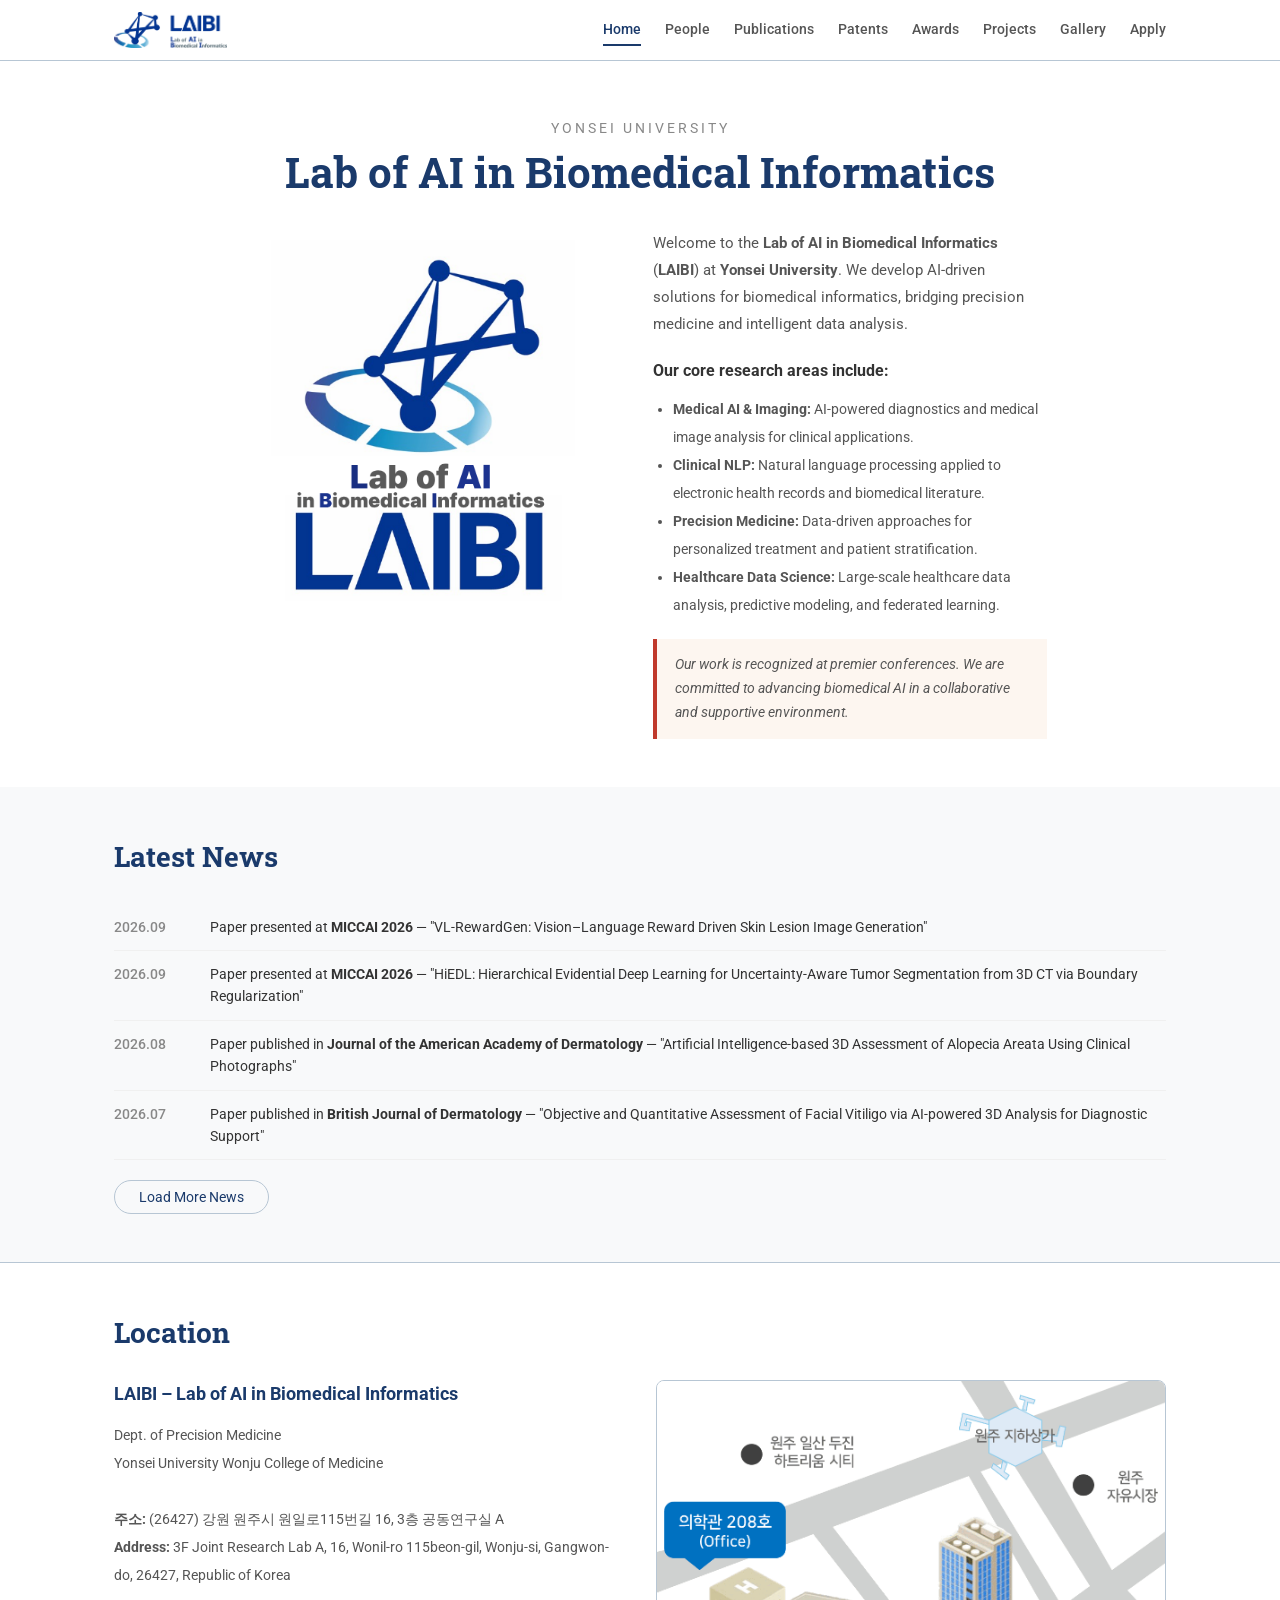
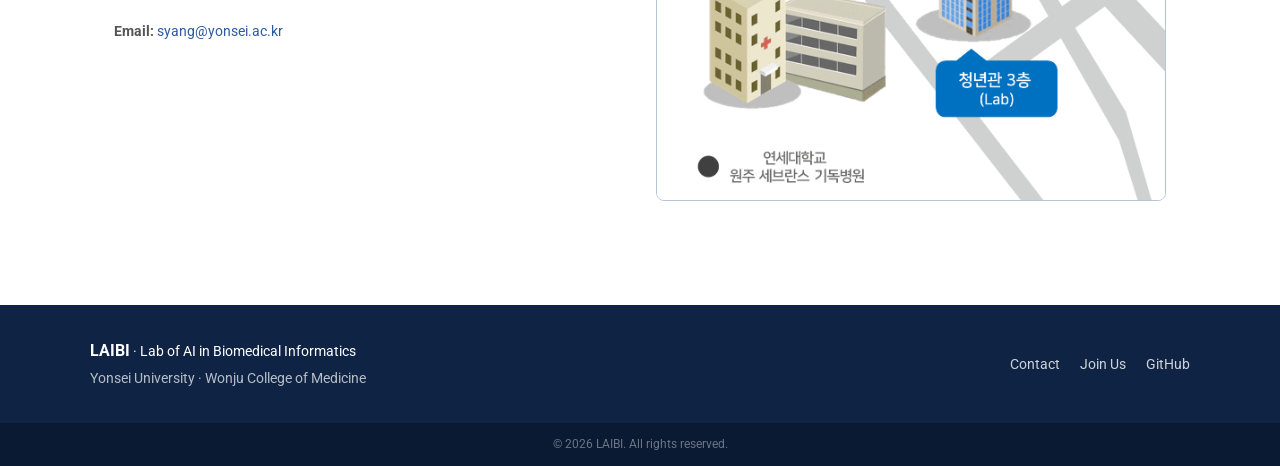
<file: index.html>
<!DOCTYPE html>
<html lang="en">
<head>
<meta charset="UTF-8" />
<meta name="viewport" content="width=device-width, initial-scale=1.0" />

<meta property="og:type" content="website" />
<meta property="og:title" content="LAIBI – Lab of AI in Biomedical Informatics" />
<meta property="og:description" content="연세대학교 의료정보 인공지능 연구실 (LAIBI) - 의료 영상 분석, 임상 NLP, 정밀 의료 연구" />
<meta property="og:image" content="http://laibi.yonsei.ac.kr/assets/laibi-circle-logo.png" />
<meta property="og:url" content="http://laibi.yonsei.ac.kr" />

<title>LAIBI – Lab of AI in Biomedical Informatics</title>
<link rel="stylesheet" href="styles.css" />
</head>
<body>

<div id="site-nav"></div>

<section style="text-align: center; padding: 56px 24px 48px;">
  <div style="font-size: 14px; letter-spacing: 3px; color: var(--gray-light); text-transform: uppercase; margin-bottom: 8px;">
    Yonsei University
  </div>
  <h1 style="font-family: var(--font-serif); font-size: 42px; color: var(--blue); line-height: 1.2; margin-bottom: 32px;">
    Lab of AI in Biomedical Informatics
  </h1>

<div class="container hero-content">

    <div class="hero-logo">
      <img src="assets/laibi-circle-logo.png" alt="LAIBI Logo" style="width: 100%; margin-bottom: 8px;" />
    </div>

    <div class="hero-text">
      <p style="font-size: 15px; color: var(--gray); line-height: 1.8; margin-bottom: 20px;">
        Welcome to the <strong>Lab of AI in Biomedical Informatics</strong> (<strong>LAIBI</strong>) at <strong>Yonsei University</strong>.
        We develop AI-driven solutions for biomedical informatics, bridging precision medicine and intelligent data analysis.
      </p>

      <h3 style="font-size: 16px; color: #333; margin-bottom: 12px;">Our core research areas include:</h3>
      <ul style="font-size: 14px; color: var(--gray); line-height: 2; padding-left: 20px;">
        <li><strong>Medical AI &amp; Imaging:</strong> AI-powered diagnostics and medical image analysis for clinical applications.</li>
        <li><strong>Clinical NLP:</strong> Natural language processing applied to electronic health records and biomedical literature.</li>
        <li><strong>Precision Medicine:</strong> Data-driven approaches for personalized treatment and patient stratification.</li>
        <li><strong>Healthcare Data Science:</strong> Large-scale healthcare data analysis, predictive modeling, and federated learning.</li>
      </ul>

      <div style="margin-top: 20px; padding: 14px 18px; border-left: 4px solid var(--red); background: #fdf6f0; font-size: 14px; font-style: italic; color: var(--gray); line-height: 1.7;">
        Our work is recognized at premier conferences. We are committed to advancing biomedical AI in a collaborative and supportive environment.
      </div>
    </div>

  </div>
</section>

<section class="section" style="background: var(--bg-alt);">
  <div class="container">
    <h2 class="section-title">Latest News</h2>
    <div id="news-list"></div>
    <button onclick="loadMoreNews()" id="load-more-btn" style="
      margin-top: 20px; padding: 8px 24px; border: 1px solid var(--gray-border);
      border-radius: 20px; background: transparent; color: var(--blue); font-size: 14px;
      cursor: pointer; font-family: var(--font); transition: all 0.2s;
    ">Load More News</button>
  </div>
</section>

<section class="section">
  <div class="container">
    <h2 class="section-title">Location</h2>
    <div style="display: flex; gap: 32px; flex-wrap: wrap;">
      <div style="flex: 1; min-width: 280px;">
        <h3 style="font-size: 18px; color: var(--blue); margin-bottom: 12px;">LAIBI – Lab of AI in Biomedical Informatics</h3>
        <p style="font-size: 14px; color: var(--gray); line-height: 2;">
          Dept. of Precision Medicine<br/>
          Yonsei University Wonju College of Medicine<br/><br/>
          <strong>주소:</strong> (26427) 강원 원주시 원일로115번길 16, 3층 공동연구실 A<br/>
          <strong>Address:</strong> 3F Joint Research Lab A, 16, Wonil-ro 115beon-gil, Wonju-si, Gangwon-do, 26427, Republic of Korea<br/><br/>
          <strong>Email:</strong> <a href="mailto:syang@yonsei.ac.kr">syang@yonsei.ac.kr</a>
        </p>
      </div>
      <div style="flex: 1; min-width: 300px;">
        <img src="assets/contact-map.png" alt="LAIBI Location Map" style="width: 100%; border-radius: 8px; border: 1px solid var(--gray-border);" />
      </div>
    </div>
  </div>
</section>

<div id="site-footer"></div>

<script src="components.js"></script>
<!-- 수상/논문 데이터에서 뉴스를 자동 생성합니다. 두 파일에 항목을 추가하면 여기에 자동 반영됩니다. -->
<script src="awards_data.js"></script>
<script src="publications_data.js"></script>
<script>
initPage('Home');

// venue 앞의 'Domestic, ' / 'International(IF=...), ' 라벨 제거 (뉴스 표시용)
function venueName(v) {
  return v.replace(/^(Domestic|International)\s*(\([^)]*\))?\s*[,/]\s*/i, '').trim();
}

// awards_data.js + publications_data.js 로부터 뉴스 항목 자동 생성
const newsData = [
  // 논문: 저널 게재 / 학회 발표
  ...publications.map(p => ({
    sortKey: p.year * 100 + (p.month || 0),
    date: p.month ? `${p.year}.${String(p.month).padStart(2, '0')}` : String(p.year),
    text: p.type === 'Journals'
      ? `Paper published in <strong>${venueName(p.venue)}</strong> — "${p.title}"`
      : `Paper presented at <strong>${venueName(p.venue)}</strong> — "${p.title}"`
  })),
  // 수상 (월 정보가 없어 연도만 표시, 같은 연도 내에서는 논문 뒤에 배치)
  ...awards.map(a => ({
    sortKey: (+a.year) * 100,
    date: String(a.year),
    text: `<strong>${a.title.trim()}</strong> 수상 — ${a.recipient}`
  })),
];

// 연도 → 월 내림차순 정렬 (최신 소식이 위로)
newsData.sort((a, b) => b.sortKey - a.sortKey);

let newsShown = 4;

function renderNews() {
  const list = document.getElementById('news-list');
  list.innerHTML = newsData.slice(0, newsShown).map(n =>
    `<div style="display:flex;gap:16px;padding:12px 0;border-bottom:1px solid #f0f0f0;font-size:14px;">
      <span style="color:var(--gray-light);min-width:80px;font-weight:500;">${n.date}</span>
      <span style="color:#333;">${n.text}</span>
    </div>`
  ).join('');
  document.getElementById('load-more-btn').style.display = newsShown >= newsData.length ? 'none' : '';
}

function loadMoreNews() { 
  newsShown += 4; 
  renderNews(); 
}

renderNews();
</script>
</body>
</html>
</file>
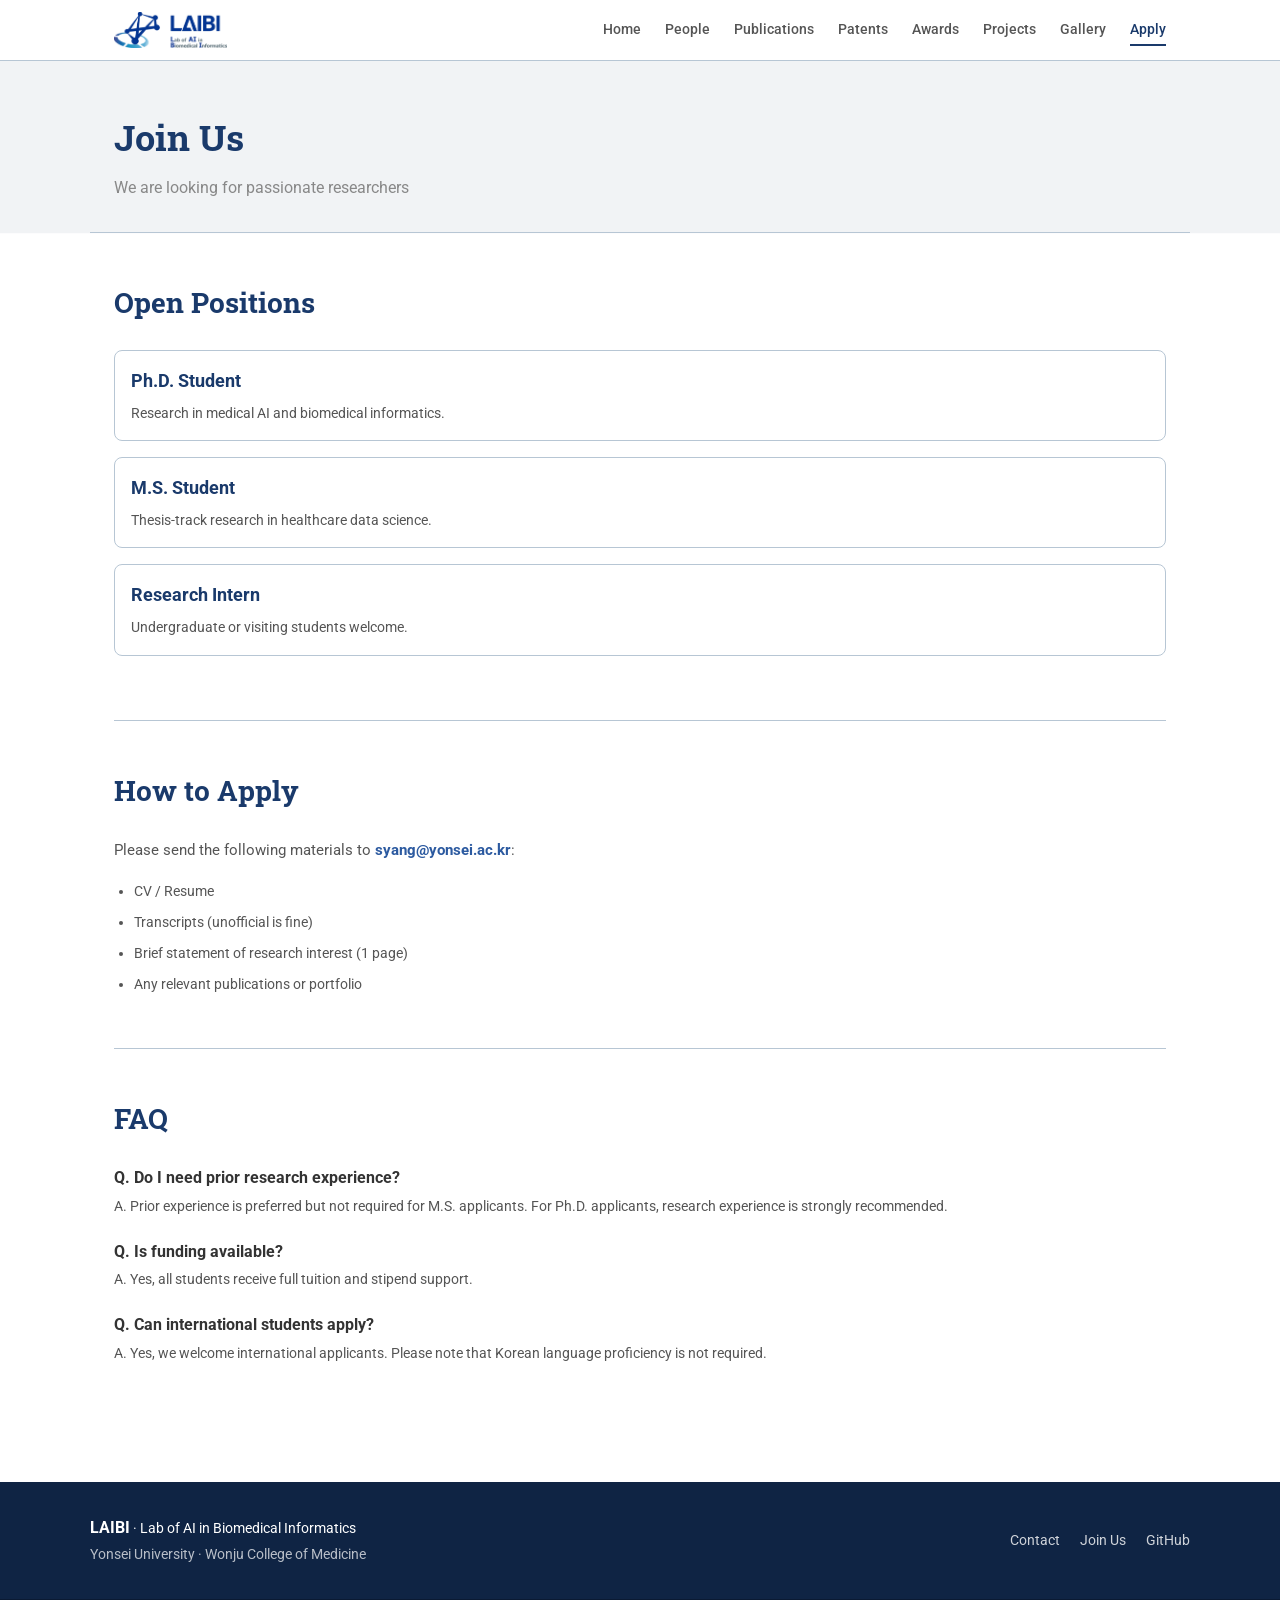
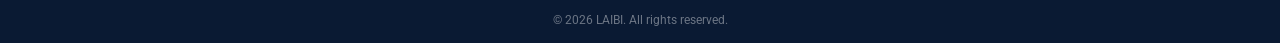
<file: apply.html>
<!DOCTYPE html>
<html lang="en">
<head>
<meta charset="UTF-8" />
<meta name="viewport" content="width=device-width, initial-scale=1.0" />
<title>Apply – LAIBI</title>
<link rel="stylesheet" href="styles.css" />
</head>
<body>
<div id="site-nav"></div>

<div class="page-header">
  <h1>Join Us</h1>
  <p>We are looking for passionate researchers</p>
</div>

<div class="container">
  <!-- Open Positions -->
  <section class="section">
    <h2 class="section-title">Open Positions</h2>
    <div id="positions"></div>
  </section>

  <!-- How to Apply -->
  <section class="section">
    <h2 class="section-title">How to Apply</h2>
    <p style="font-size: 15px; color: var(--gray); line-height: 1.8; max-width: 700px;">
      Please send the following materials to <a href="mailto:syang@yonsei.ac.kr"><strong>syang@yonsei.ac.kr</strong></a>:
    </p>
    <ul style="font-size: 14px; color: var(--gray); line-height: 2.2; padding-left: 20px; margin-top: 12px;">
      <li>CV / Resume</li>
      <li>Transcripts (unofficial is fine)</li>
      <li>Brief statement of research interest (1 page)</li>
      <li>Any relevant publications or portfolio</li>
    </ul>
  </section>

  <!-- FAQ -->
  <section class="section">
    <h2 class="section-title">FAQ</h2>
    <div id="faq-list"></div>
  </section>
</div>

<div id="site-footer"></div>

<script src="components.js"></script>
<script>
initPage('Apply');

const positions = [
  { role: 'Ph.D. Student', desc: 'Research in medical AI and biomedical informatics.' },
  { role: 'M.S. Student', desc: 'Thesis-track research in healthcare data science.' },
  { role: 'Research Intern', desc: 'Undergraduate or visiting students welcome.' },
];

document.getElementById('positions').innerHTML = positions.map(p => `
  <div class="card" style="margin-bottom: 16px; border-radius: 8px;">
    <div class="card-body">
      <h3 style="font-size: 18px; color: var(--blue); margin-bottom: 6px;">${p.role}</h3>
      <p style="font-size: 14px; color: var(--gray);">${p.desc}</p>
    </div>
  </div>
`).join('');

const faqs = [
  { q: 'Do I need prior research experience?', a: 'Prior experience is preferred but not required for M.S. applicants. For Ph.D. applicants, research experience is strongly recommended.' },
  { q: 'Is funding available?', a: 'Yes, all students receive full tuition and stipend support.' },
  { q: 'Can international students apply?', a: 'Yes, we welcome international applicants. Please note that Korean language proficiency is not required.' },
];

document.getElementById('faq-list').innerHTML = faqs.map(f => `
  <div style="margin-bottom: 20px;">
    <h4 style="font-size: 16px; color: #333; margin-bottom: 4px;">Q. ${f.q}</h4>
    <p style="font-size: 14px; color: var(--gray); line-height: 1.7;">A. ${f.a}</p>
  </div>
`).join('');
</script>
</body>
</html>
</file>
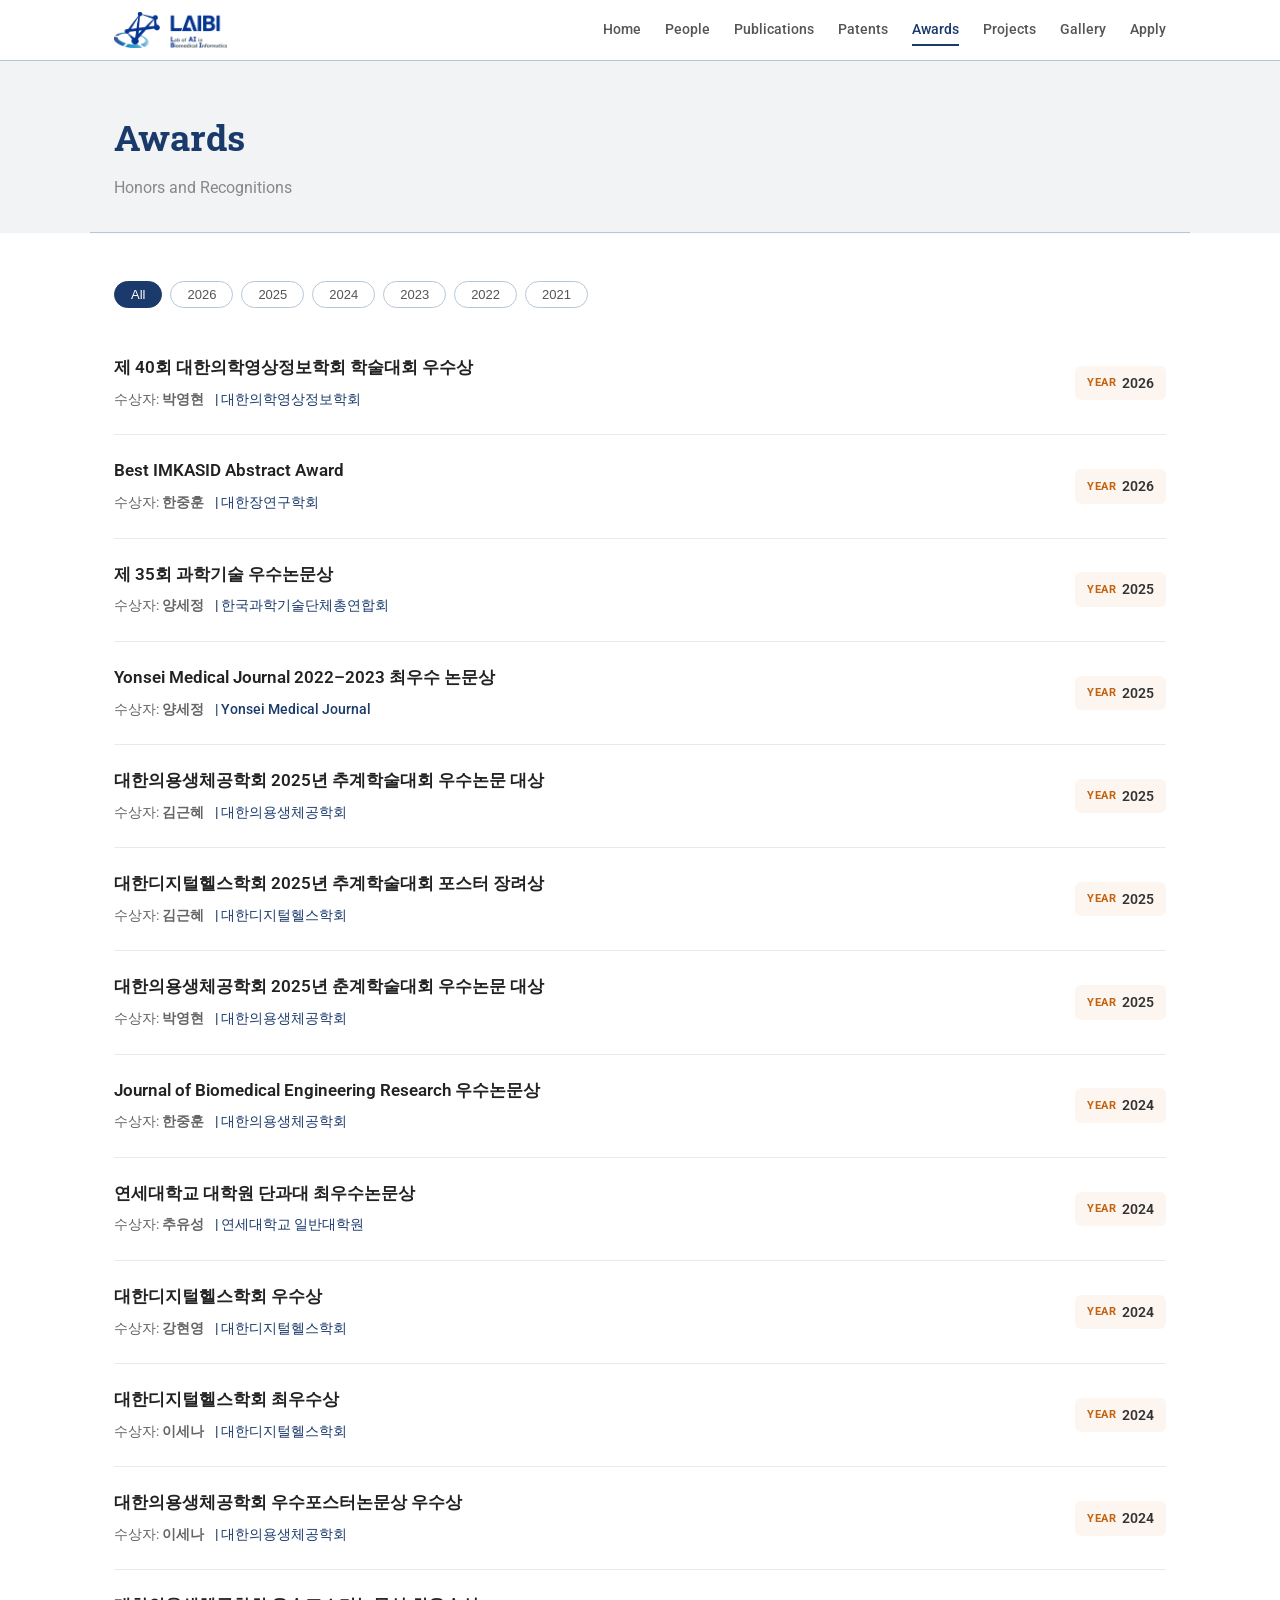
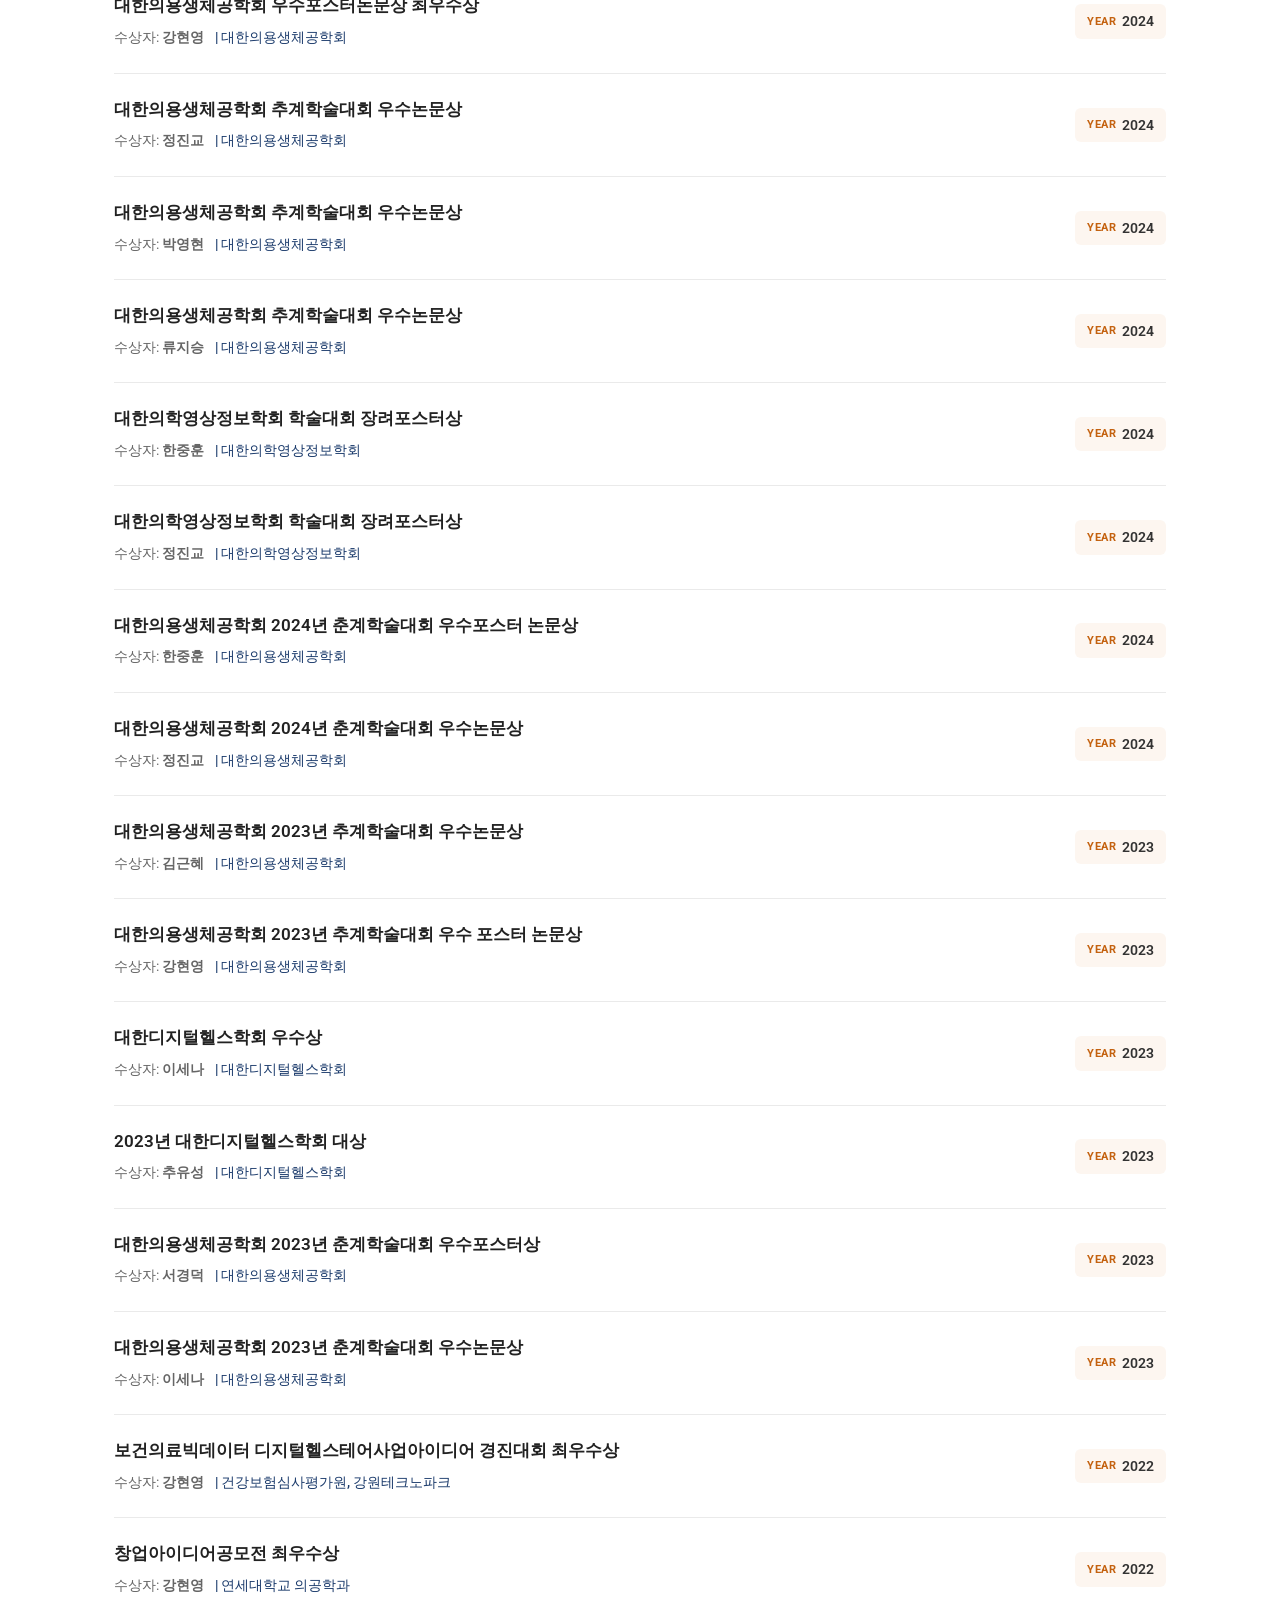
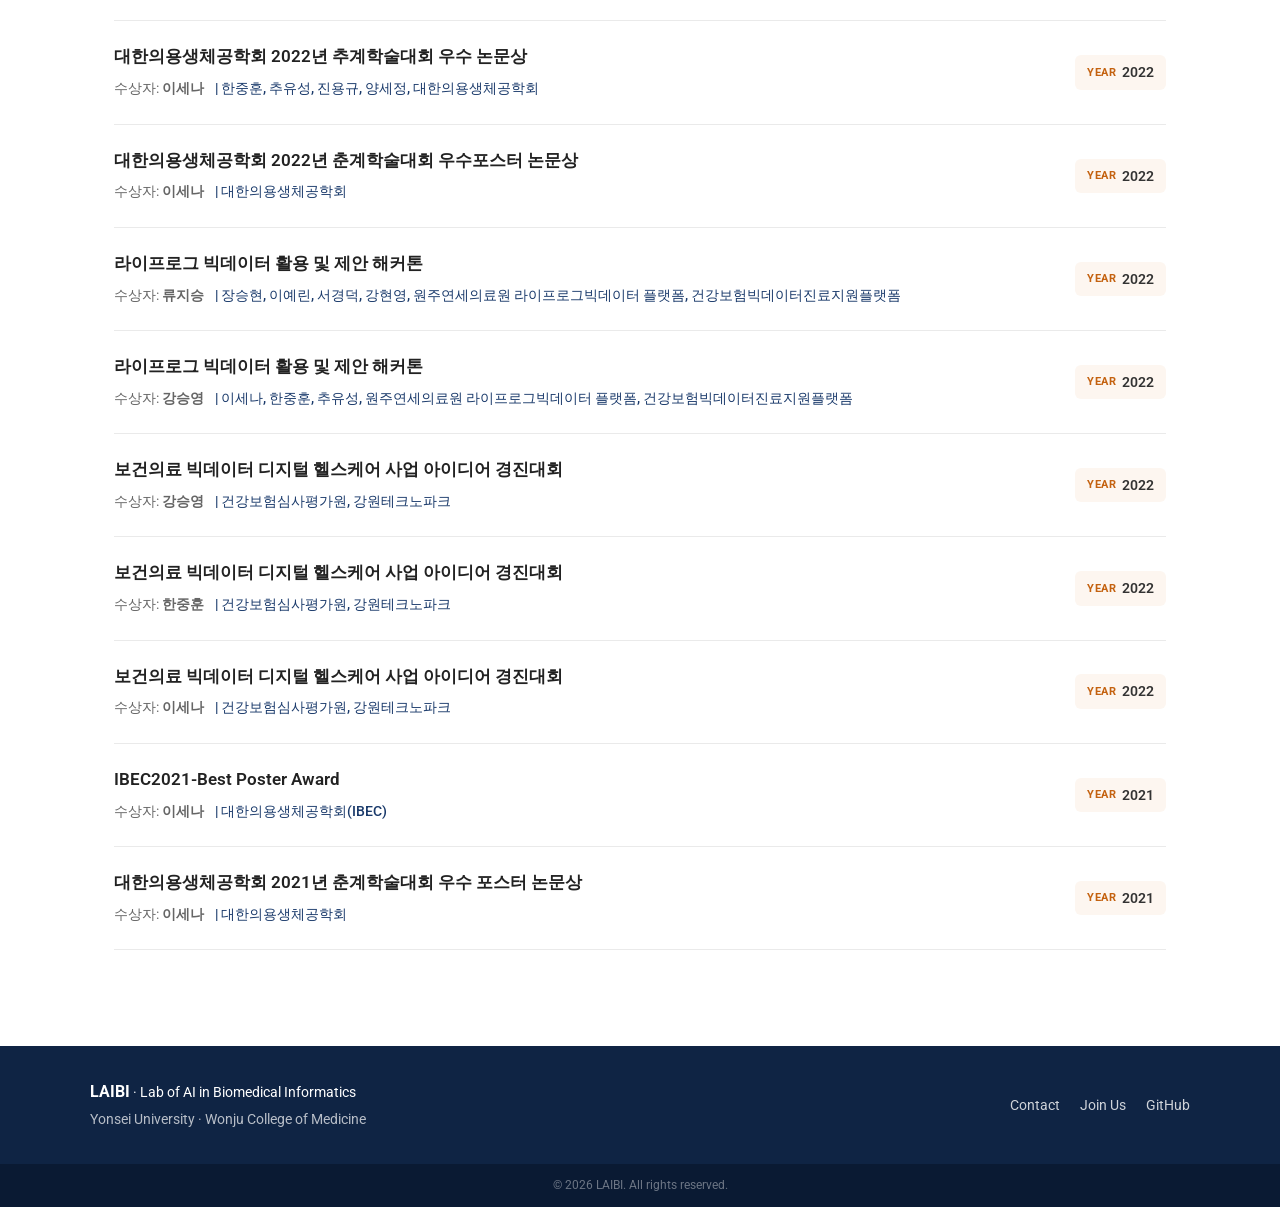
<file: awards.html>
<!DOCTYPE html>
<html lang="en">
<head>
<meta charset="UTF-8" />
<meta name="viewport" content="width=device-width, initial-scale=1.0" />
<title>Awards – LAIBI</title>
<link rel="stylesheet" href="styles.css" />
<style>
  /* 특허 페이지와 동일한 좌우 분리형 리스트 디자인 */
  .award-list {
    display: flex;
    flex-direction: column;
  }
  
  .award-entry {
    display: flex;
    justify-content: space-between;
    align-items: center; 
    padding: 24px 0;
    border-bottom: 1px solid #eaeaea; 
    gap: 24px;
    transition: background-color 0.2s;
  }
  
  .award-entry:hover {
    background-color: #fafafa;
  }

  .award-info {
    flex: 1; 
  }

  .award-title {
    font-size: 17px;
    font-weight: 600;
    color: #222;
    margin-bottom: 8px;
    line-height: 1.4;
  }

  .award-details {
    font-size: 14px;
    color: #666; 
  }
  
  /* 포인트를 주는 기관명 강조 스타일 */
  .award-org {
    color: var(--blue);
    font-weight: 500;
    margin-left: 8px;
  }

  .award-meta {
    display: flex;
    gap: 10px;
    flex-wrap: wrap;
    justify-content: flex-end; 
  }

  .award-badge {
    background-color: #fdf6f0; /* 수상 내역에 맞게 따뜻한 톤의 뱃지 배경색 */
    padding: 6px 12px;
    border-radius: 6px;
    font-size: 14px;
    color: #333;
    font-weight: 600;
    display: flex;
    align-items: center;
    gap: 6px;
    white-space: nowrap; 
  }

  .badge-label {
    color: #c46210; /* 골드/오렌지 빛 포인트 라벨 */
    font-weight: 700;
    font-size: 11px;
    text-transform: uppercase;
    letter-spacing: 0.5px;
  }

  /* 반응형 처리 */
  @media (max-width: 768px) {
    .award-entry {
      flex-direction: column;
      align-items: flex-start;
      gap: 16px;
    }
    .award-meta {
      justify-content: flex-start;
    }
  }
</style>
</head>
<body>
<div id="site-nav"></div>

<div class="page-header">
  <h1>Awards</h1>
  <p>Honors and Recognitions</p>
</div>

<div class="container">
  <section class="section">
    <div class="filter-pills" id="year-filter" style="margin-bottom: 24px;"></div>
    
    <div class="award-list" id="award-list"></div>
  </section>
</div>

<div id="site-footer"></div>

<script src="components.js"></script>
<script src="awards_data.js"></script>
<script>
initPage('Awards');

// 연도 필터 버튼 생성 (내림차순)
const years = ['All', ...new Set(awards.map(a => a.year))].map(String);
years.sort((a, b) => a === 'All' ? -1 : b - a);

let activeYear = 'All';

function renderAwards() {
  // 1. 필터 버튼 렌더링
  document.getElementById('year-filter').innerHTML = years.map(y =>
    `<button class="filter-pill ${y === activeYear ? 'active' : ''}" onclick="filterYear('${y}')">${y}</button>`
  ).join('');

  // 2. 선택된 연도에 맞게 데이터 필터링
  const filtered = activeYear === 'All' ? awards : awards.filter(a => String(a.year) === activeYear);
  
  // 3. 화면에 수상 내역 출력
  document.getElementById('award-list').innerHTML = filtered.map((a) => `
    <div class="award-entry">
      <div class="award-info">
        <div class="award-title">${a.title}</div>
        <div class="award-details">
          <span>수상자: <strong>${a.recipient}</strong></span>
          <span class="award-org">| ${a.organization}</span>
        </div>
      </div>
      <div class="award-meta">
        <div class="award-badge"><span class="badge-label">Year</span> ${a.year}</div>
      </div>
    </div>
  `).join('');
}

function filterYear(y) { 
  activeYear = y; 
  renderAwards(); 
}

// 초기 실행
renderAwards();
</script>
</body>
</html>
</file>
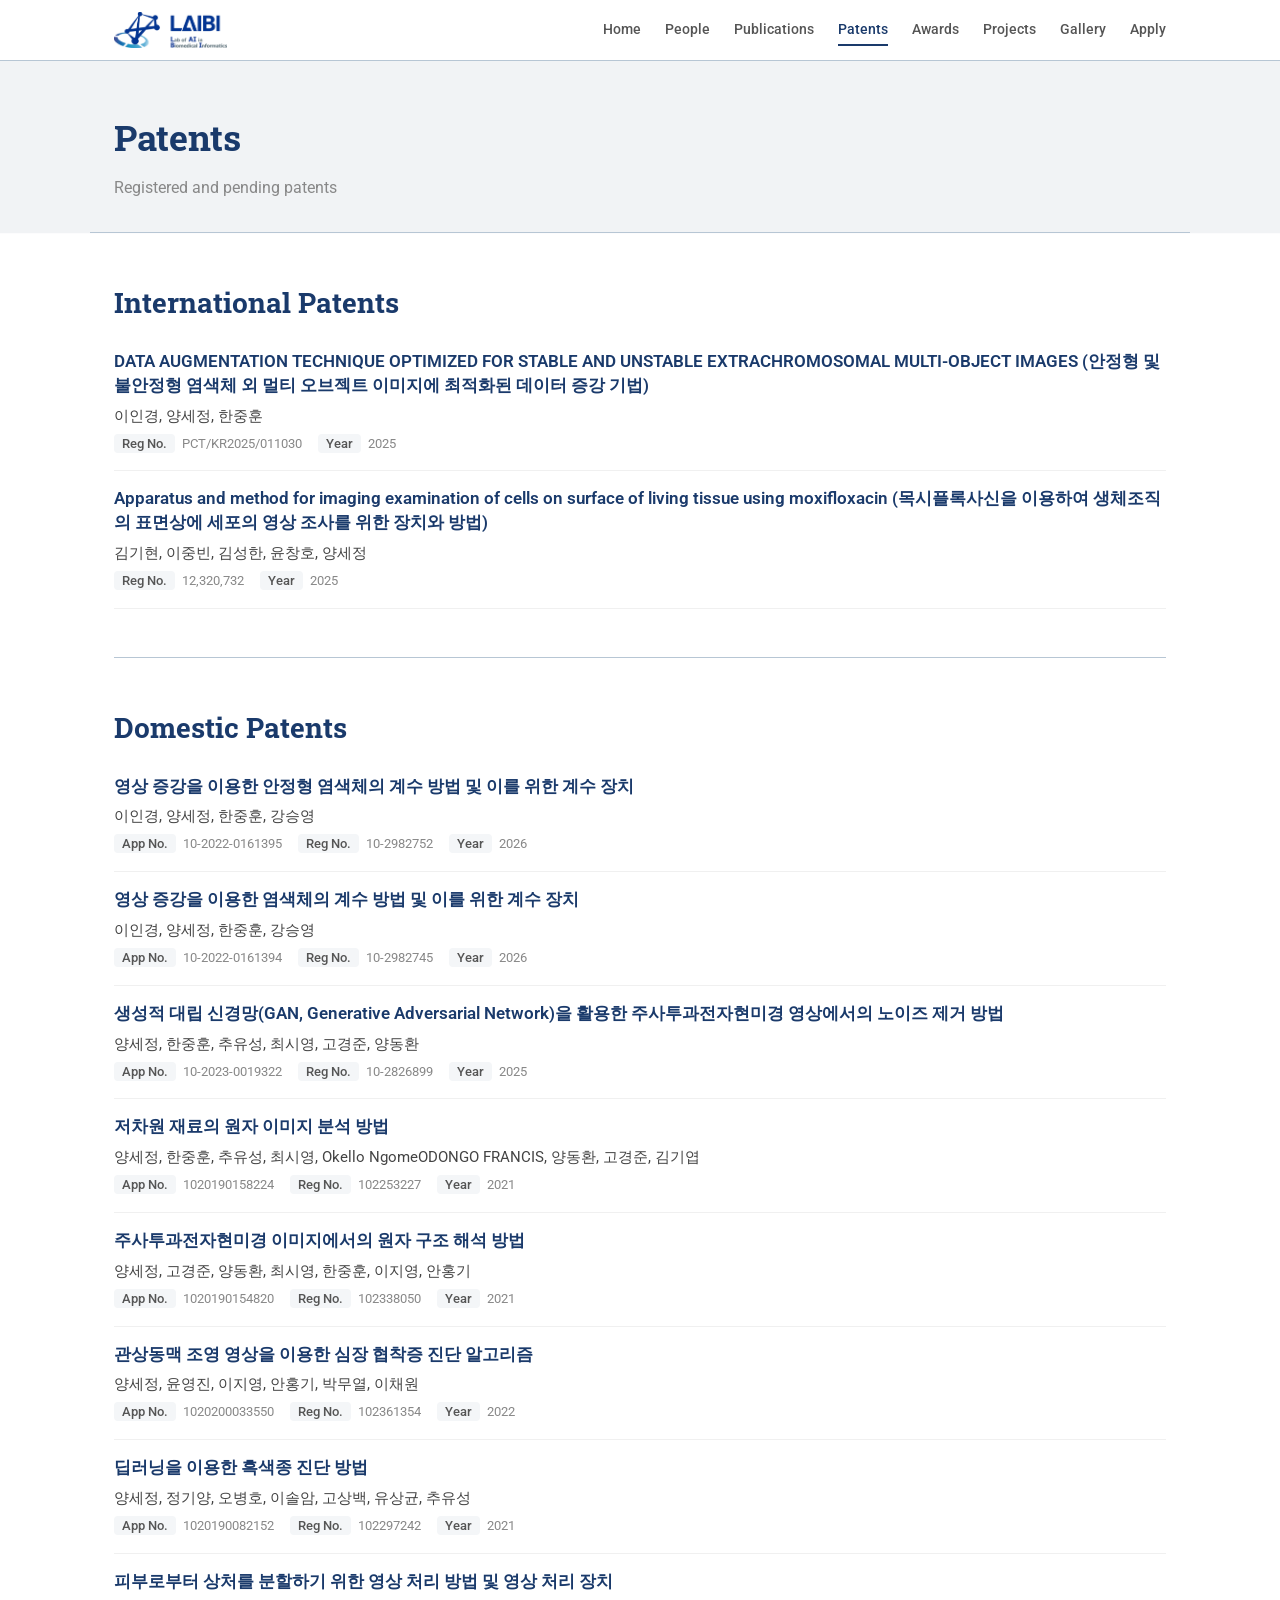
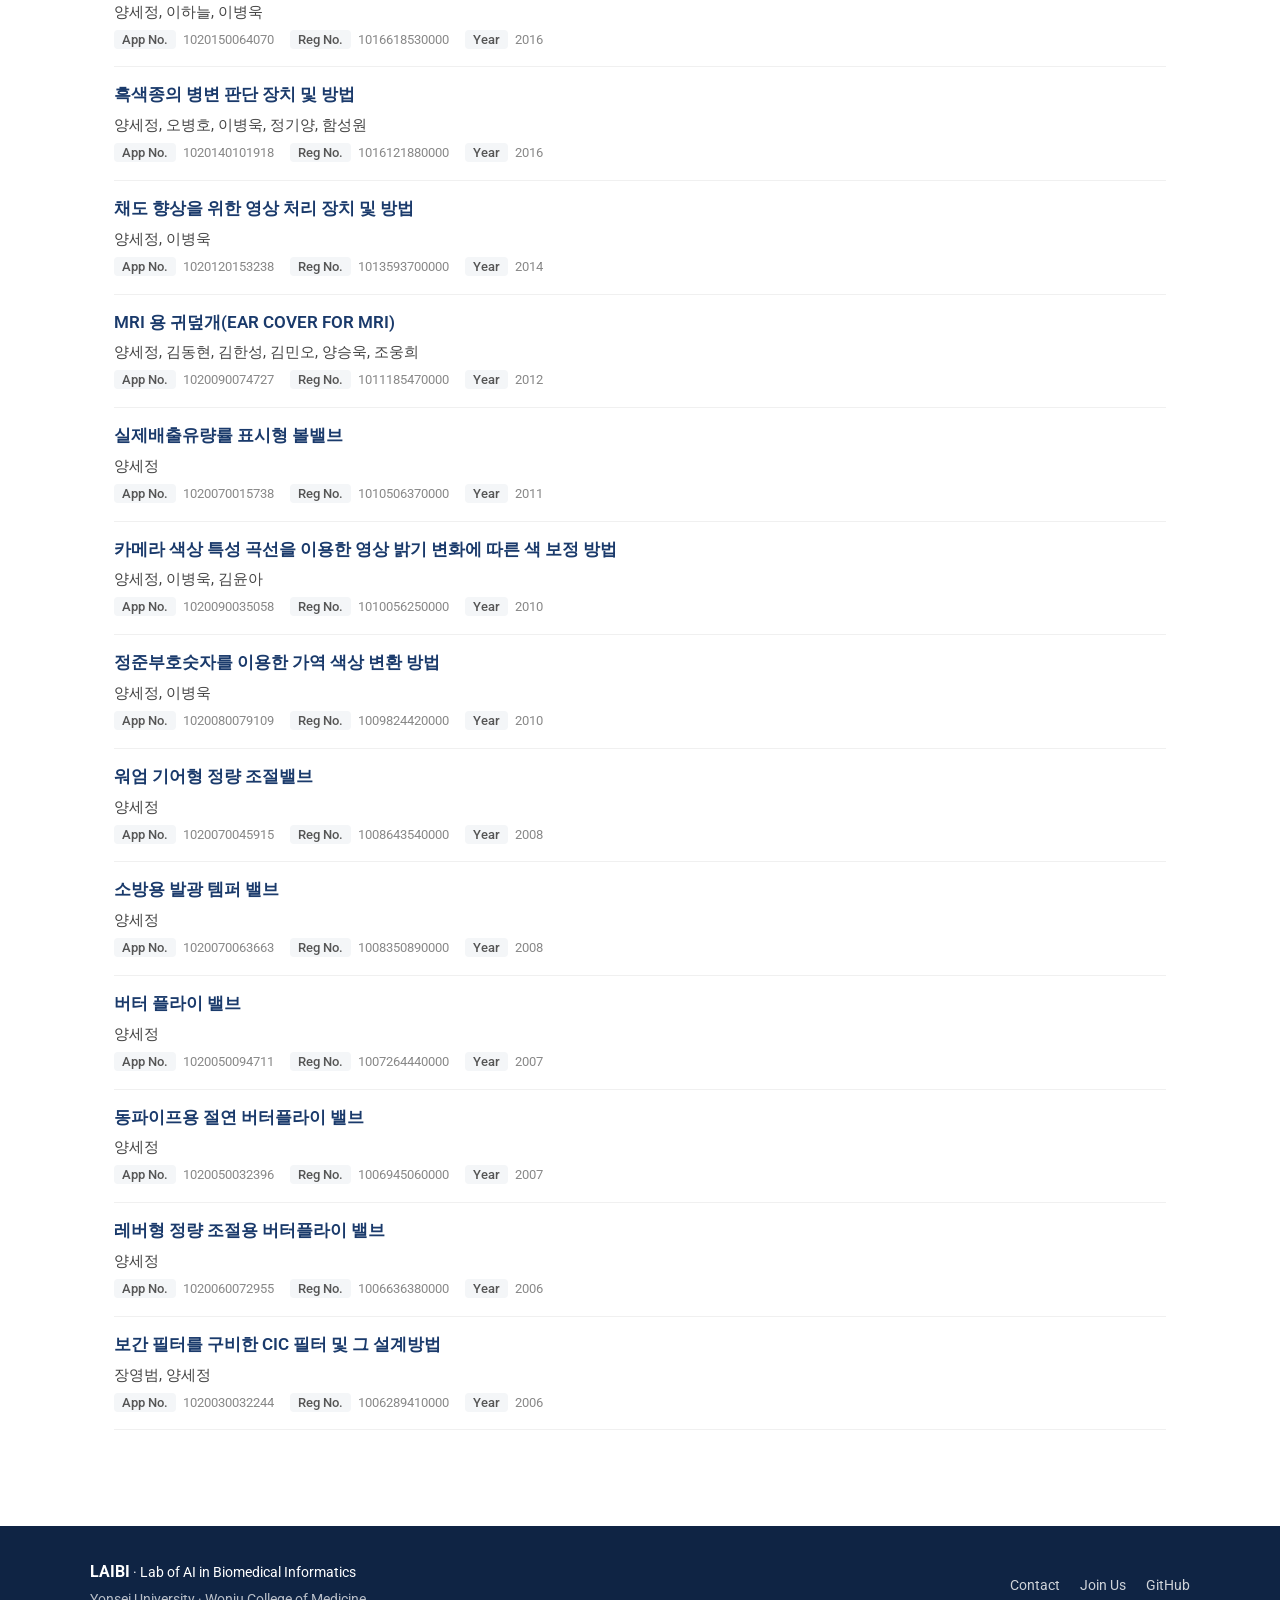
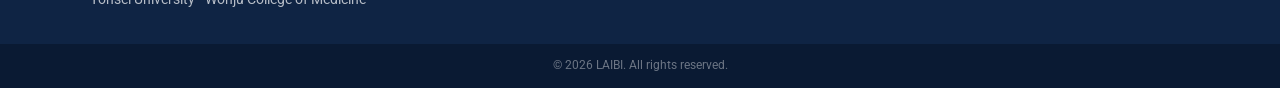
<file: patents.html>
<!DOCTYPE html>
<html lang="en">
<head>
<meta charset="UTF-8" />
<meta name="viewport" content="width=device-width, initial-scale=1.0" />
<title>Patents – LAIBI</title>
<link rel="stylesheet" href="styles.css" />
<style>
  .patent-list {
    display: flex;
    flex-direction: column;
    gap: 16px;
  }
  .patent-entry {
    padding-bottom: 16px;
    border-bottom: 1px solid #f0f0f0;
    transition: transform 0.2s;
  }
  .patent-entry:hover {
    transform: translateX(4px);
  }
  .patent-title {
    font-size: 17px;
    font-weight: 600;
    color: var(--blue);
    margin-bottom: 6px;
    line-height: 1.4;
  }
  .patent-inventors {
    font-size: 15px;
    color: #444;
    margin-bottom: 6px;
  }
  .patent-meta {
    font-size: 13px;
    color: var(--gray-light);
    display: flex;
    gap: 16px;
    align-items: center;
    flex-wrap: wrap;
  }
  .patent-badge {
    background-color: #f4f6f8;
    padding: 2px 8px;
    border-radius: 4px;
    font-weight: 500;
    color: #555;
    margin-right: 4px;
  }
</style>
</head>
<body>
<div id="site-nav"></div>

<div class="page-header">
  <h1>Patents</h1>
  <p>Registered and pending patents</p>
</div>

<div class="container">
  <section class="section">
    <h2 class="section-title">International Patents</h2>
    <div class="patent-list" id="intl-list"></div>
  </section>

  <section class="section">
    <h2 class="section-title">Domestic Patents</h2>
    <div class="patent-list" id="domestic-list"></div>
  </section>
</div>

<div id="site-footer"></div>

<script src="components.js"></script>
<script src="patents.js"></script>
<script>
initPage('Patents');

// 화면에 특허 리스트를 그려주는 함수
function renderPatentList(id, patents) {
  document.getElementById(id).innerHTML = patents.map((p, i) => {
    // 출원번호(appNo)가 데이터에 있을 때만 출력하는 조건부 코드입니다.
    const appNoHtml = p.appNo ? `<span><span class="patent-badge">App No.</span> ${p.appNo}</span>` : '';
    
    return `
      <div class="patent-entry">
        <div class="patent-title">${p.title}</div>
        <div class="patent-inventors">${p.inventors}</div>
        <div class="patent-meta">
          ${appNoHtml}
          <span><span class="patent-badge">Reg No.</span> ${p.regNo}</span>
          <span><span class="patent-badge">Year</span> ${p.year}</span>
        </div>
      </div>
    `;
  }).join('');
}

// 외부 파일(patents.js)에서 불러온 데이터 변수(intlPatents, domesticPatents)를 사용합니다.
renderPatentList('intl-list', intlPatents);
renderPatentList('domestic-list', domesticPatents);
</script>
</body>
</html>
</file>
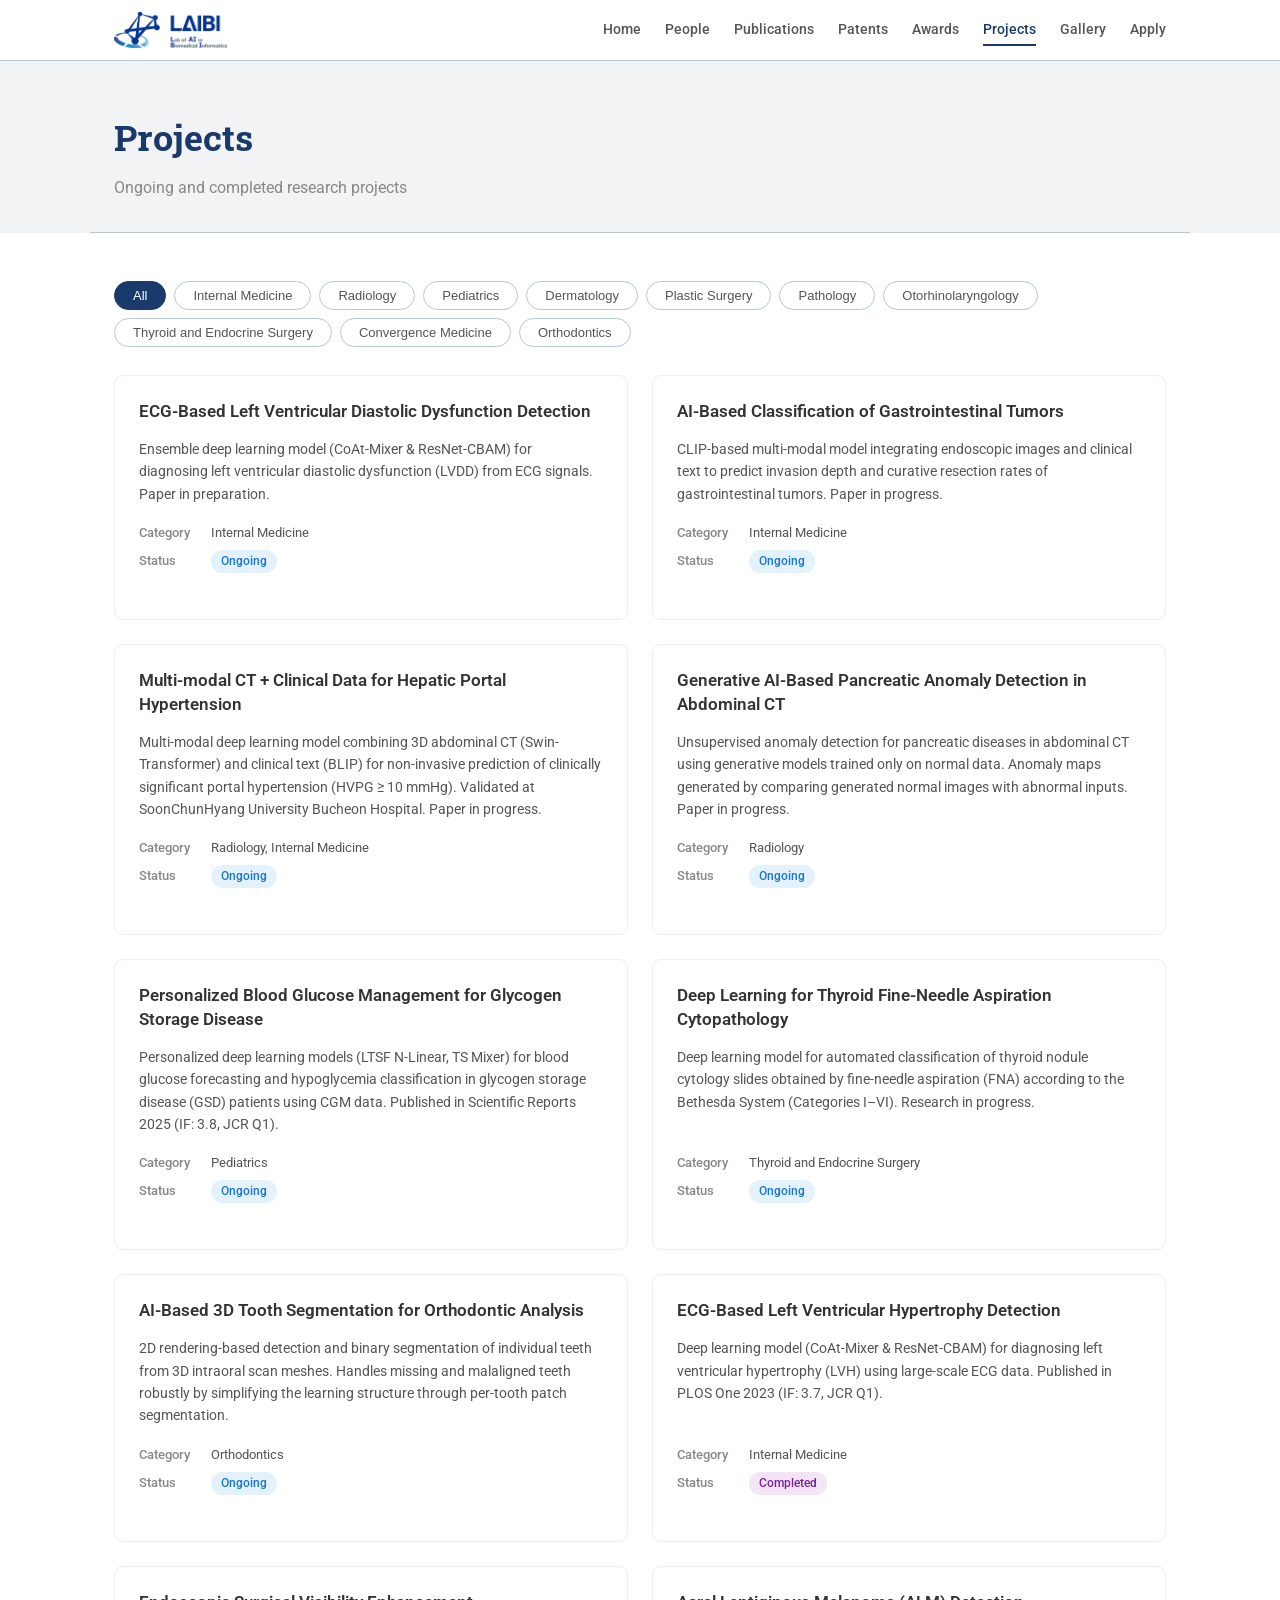
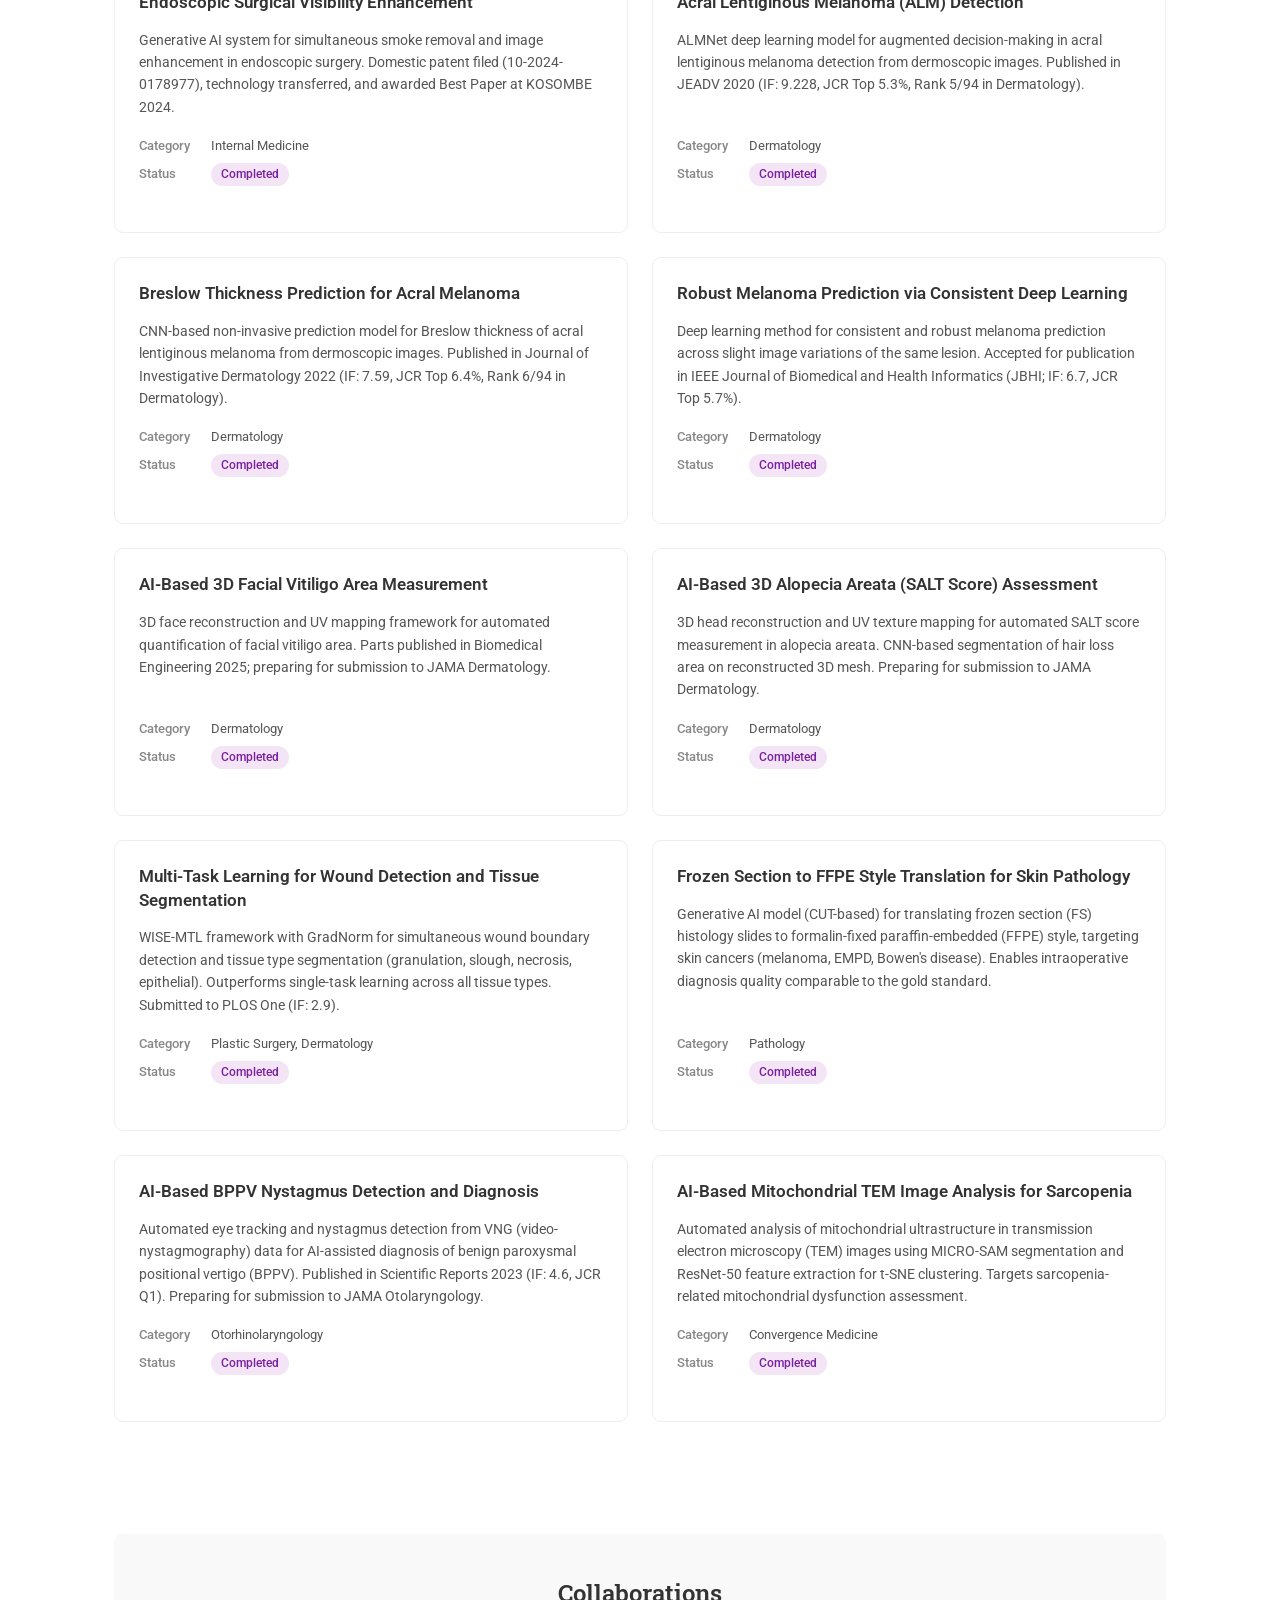
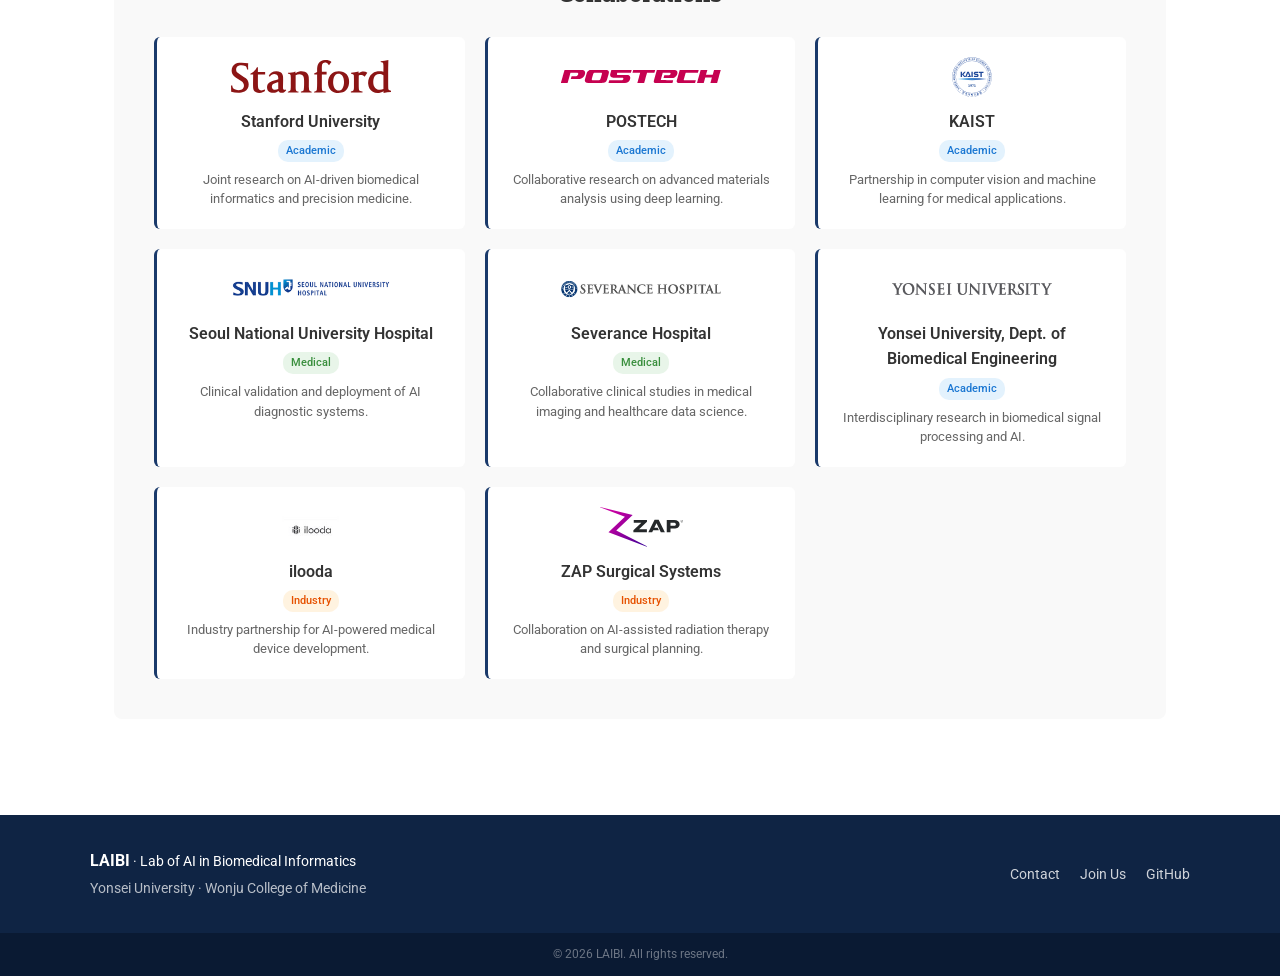
<file: projects.html>
<!DOCTYPE html>
<html lang="en">
<head>
<meta charset="UTF-8" />
<meta name="viewport" content="width=device-width, initial-scale=1.0" />
<title>Projects – LAIBI</title>
<link rel="stylesheet" href="styles.css" />
<style>
/* ── Project Page Styles (CVML-inspired) ── */
.project-filters {
  display: flex; gap: 8px; margin-bottom: 28px; flex-wrap: wrap;
}
.project-filter {
  padding: 6px 18px; border-radius: 20px; font-size: 13px; font-weight: 500;
  border: 1px solid var(--gray-border); color: var(--gray); background: transparent;
  cursor: pointer; transition: all 0.2s;
}
.project-filter:hover { border-color: var(--blue); color: var(--blue); }
.project-filter.active { background: var(--blue); color: #fff; border-color: var(--blue); }

.projects-grid {
  display: grid;
  grid-template-columns: repeat(auto-fill, minmax(340px, 1fr));
  gap: 24px;
}

.project-card {
  background: #fff;
  border: 1px solid #eee;
  border-radius: 9px;
  padding: 24px;
  transition: box-shadow 0.3s ease, transform 0.2s ease;
  display: flex; flex-direction: column;
}
.project-card:hover {
  box-shadow: 0 6px 24px rgba(0,0,0,0.1);
  transform: translateY(-2px);
}

.project-card-header {
  display: flex; align-items: flex-start; gap: 12px; margin-bottom: 14px;
}
.project-card-icon {
  font-size: 28px; flex-shrink: 0; margin-top: 2px;
}
.project-card-title {
  font-size: 17px; font-weight: 600; color: #333; line-height: 1.4;
}

.project-card-desc {
  font-size: 14px; color: var(--gray); line-height: 1.6; margin-bottom: 18px; flex: 1;
}

.project-card-meta {
  margin-bottom: 16px; font-size: 13px;
}
.project-meta-row {
  display: flex; align-items: center; gap: 8px; margin-bottom: 6px;
}
.project-meta-label {
  font-weight: 500; color: #888; min-width: 64px;
}
.project-meta-value { color: #555; }

.status-badge {
  display: inline-block; padding: 2px 10px; border-radius: 12px;
  font-size: 12px; font-weight: 500;
}
.status-badge.ongoing { background: #e3f2fd; color: #1976d2; }
.status-badge.completed { background: #f3e5f5; color: #7b1fa2; }


/* ── Collaborations Section ── */
.collab-section {
  background: #f9f9f9;
  padding: 40px;
  border-radius: 8px;
  margin-top: 16px;
}
.collab-section-title {
  font-family: var(--font-serif);
  font-size: 24px; font-weight: 600; color: #333;
  margin-bottom: 24px; text-align: center;
}
.collab-grid {
  display: grid;
  grid-template-columns: repeat(auto-fill, minmax(250px, 1fr));
  gap: 20px;
}
.collab-item {
  background: #fff;
  padding: 20px;
  border-radius: 6px;
  border-left: 3px solid var(--blue);
  transition: box-shadow 0.2s ease;
  display: flex; flex-direction: column; align-items: center; text-align: center;
}
.collab-item:hover {
  box-shadow: 0 4px 12px rgba(0,0,0,0.08);
}
.collab-logo {
  height: 40px; max-width: 160px; object-fit: contain; margin-bottom: 12px;
}
.collab-item h4 {
  font-size: 16px; font-weight: 600; color: #333; margin-bottom: 6px;
}
.collab-item .collab-type {
  display: inline-block; font-size: 11px; font-weight: 500;
  padding: 2px 8px; border-radius: 10px; margin-bottom: 8px;
}
.collab-type.academic { background: #e3f2fd; color: #1976d2; }
.collab-type.medical  { background: #e8f5e9; color: #388e3c; }
.collab-type.industry  { background: #fff3e0; color: #e65100; }
.collab-item p {
  font-size: 13px; color: #666; line-height: 1.5;
}

@media (max-width: 768px) {
  .projects-grid { grid-template-columns: 1fr; }
  .collab-grid { grid-template-columns: 1fr; }
  .collab-section { padding: 24px 16px; }
}

/* ── Project Modal ── */
#project-modal {
  display: none;
  position: fixed;
  inset: 0;
  background: rgba(0,0,0,0.5);
  z-index: 1000;
  overflow-y: auto;
  padding: 40px 16px;
}
#project-modal-box {
  background: #fff;
  border-radius: 10px;
  max-width: 743px;
  margin: 0 auto;
  padding: 40px 40px 32px;
  position: relative;
}
#project-modal-close {
  position: absolute;
  top: 16px;
  right: 20px;
  background: none;
  border: none;
  font-size: 26px;
  cursor: pointer;
  color: #888;
  line-height: 1;
}
#project-modal-close:hover { color: #333; }
#project-modal-header {
  display: flex;
  align-items: flex-start;
  gap: 16px;
  margin-bottom: 28px;
  padding-bottom: 24px;
  border-bottom: 1px solid #e8e8e8;
}
#project-modal-icon { font-size: 40px; flex-shrink: 0; }
#project-modal-title {
  font-size: 20px;
  font-weight: 700;
  color: var(--blue);
  line-height: 1.4;
  margin-bottom: 6px;
}
#project-modal-category {
  font-size: 13px;
  color: var(--gray);
}
.project-modal-section { margin-bottom: 22px; }
.project-modal-section-title {
  font-size: 13px;
  font-weight: 700;
  color: var(--blue);
  text-transform: uppercase;
  letter-spacing: 0.06em;
  margin-bottom: 10px;
  padding-bottom: 5px;
  border-bottom: 2px solid var(--blue);
}
.project-modal-desc {
  font-size: 14px;
  color: #333;
  line-height: 1.7;
}
.project-modal-meta-row {
  display: flex;
  align-items: center;
  gap: 12px;
  margin-bottom: 8px;
  font-size: 14px;
}
.project-modal-meta-label {
  font-weight: 500;
  color: #888;
  min-width: 72px;
}
.project-modal-meta-value { color: #444; }

.project-card { cursor: pointer; }

/* ── Slide Viewer ── */
.slide-viewer {
  display: flex;
  flex-direction: column;
  align-items: center;
  gap: 12px;
}
.slide-viewer img {
  width: 90%;
  border-radius: 6px;
  border: 1px solid #e0e0e0;
  display: block;
}
.slide-controls {
  display: flex;
  align-items: center;
  gap: 16px;
}
.slide-btn {
  background: var(--blue);
  color: #fff;
  border: none;
  border-radius: 50%;
  width: 32px;
  height: 32px;
  font-size: 16px;
  cursor: pointer;
  display: flex;
  align-items: center;
  justify-content: center;
  transition: opacity 0.2s;
}
.slide-btn:hover { opacity: 0.8; }
#slide-counter { font-size: 14px; color: #555; min-width: 50px; text-align: center; }

@media (max-width: 600px) {
  #project-modal { padding: 16px 8px; }
  #project-modal-box { padding: 28px 18px 24px; }
  #project-modal-header { flex-direction: column; gap: 8px; }
}
</style>
</head>
<body>
<div id="site-nav"></div>

<div class="page-header">
  <h1>Projects</h1>
  <p>Ongoing and completed research projects</p>
</div>

<div class="container">
  <section class="section">
    <div class="project-filters" id="project-filters"></div>
    <div class="projects-grid" id="projects-grid"></div>
  </section>
</div>

<div class="container">
  <section class="section" style="border-top: none;">
    <div class="collab-section" id="collab-section"></div>
  </section>
</div>

<!-- Project Modal -->
<div id="project-modal" onclick="handleProjectModalClick(event)">
  <div id="project-modal-box">
    <button id="project-modal-close" onclick="closeProjectModal()" aria-label="Close">&times;</button>
    <div id="project-modal-header">
      <div>
        <div id="project-modal-title"></div>
        <div id="project-modal-category"></div>
      </div>
    </div>
    <div id="project-modal-body"></div>
  </div>
</div>

<div id="site-footer"></div>

<script src="components.js"></script>
<script src="projects_data.js"></script>
<script src="industry_collaborations_data.js"></script>
<script>
initPage('Projects');

let sortedProjects = [];
let currentFilter = 'All';

function renderProjects(filter) {
  currentFilter = filter || 'All';

  sortedProjects = [...projects].sort((a, b) => {
    if (a.status === b.status) return 0;
    return a.status === 'ongoing' ? -1 : 1;
  });

  const filtered = currentFilter === 'All'
    ? sortedProjects
    : sortedProjects.filter(p => catList(p.category).includes(currentFilter));

  // 필터 버튼 active 상태 업데이트
  document.querySelectorAll('.project-filter').forEach(btn => {
    btn.classList.toggle('active', btn.dataset.cat === currentFilter);
  });

  document.getElementById('projects-grid').innerHTML = filtered.map((p, i) => {
    const globalIdx = sortedProjects.indexOf(p);
    return `
      <div class="project-card" onclick="openProjectModal(${globalIdx})">
        <div class="project-card-header">
          <span class="project-card-title">${p.title}</span>
        </div>
        <p class="project-card-desc">${p.desc}</p>
        <div class="project-card-meta">
          <div class="project-meta-row">
            <span class="project-meta-label">Category</span>
            <span class="project-meta-value">${catList(p.category).join(', ')}</span>
          </div>
          <div class="project-meta-row">
            <span class="project-meta-label">Status</span>
            <span class="status-badge ${p.status}">${p.status === 'ongoing' ? 'Ongoing' : 'Completed'}</span>
          </div>
        </div>
      </div>`;
  }).join('');
}

// 카테고리를 항상 배열로 정규화 (문자열 1개 또는 배열 모두 지원)
function catList(c) {
  return Array.isArray(c) ? c : [c];
}

// 카테고리 필터 버튼 생성
function renderFilters() {
  const cats = ['All', ...([...new Set(projects.flatMap(p => catList(p.category)))])];
  document.getElementById('project-filters').innerHTML = cats.map(cat => `
    <button class="project-filter${cat === 'All' ? ' active' : ''}" data-cat="${cat}" onclick="renderProjects('${cat}')">
      ${cat}
    </button>
  `).join('');
}

renderFilters();
renderProjects('All');

// ── 슬라이드 뷰어 상태 ──
let modalSlides = [];
let modalSlideIdx = 0;

function openProjectModal(idx) {
  const p = sortedProjects[idx];
  if (!p) return;
  document.getElementById('project-modal-title').textContent = p.title;
  document.getElementById('project-modal-category').textContent = catList(p.category).join(', ');

  modalSlides = p.slides || [];
  modalSlideIdx = 0;

  let html = `
    <div class="project-modal-section">
      <div class="project-modal-section-title">Overview</div>
      <p class="project-modal-desc">${p.desc}</p>
    </div>
    <div class="project-modal-section">
      <div class="project-modal-section-title">Details</div>
      <div class="project-modal-meta-row">
        <span class="project-modal-meta-label">Status</span>
        <span class="status-badge ${p.status}">${p.status === 'ongoing' ? 'Ongoing' : 'Completed'}</span>
      </div>
    </div>`;

  if (modalSlides.length) {
    html += `
    <div class="project-modal-section">
      <div class="project-modal-section-title">Slides</div>
      <div class="slide-viewer">
        <img id="slide-img" src="${modalSlides[0]}" alt="Slide 1" />
        <div class="slide-controls">
          <button class="slide-btn" onclick="changeSlide(-1)">&#8592;</button>
          <span id="slide-counter">1 / ${modalSlides.length}</span>
          <button class="slide-btn" onclick="changeSlide(1)">&#8594;</button>
        </div>
      </div>
    </div>`;
  }

  document.getElementById('project-modal-body').innerHTML = html;
  document.getElementById('project-modal').style.display = 'block';
  document.body.style.overflow = 'hidden';
}

function changeSlide(dir) {
  if (!modalSlides.length) return;
  modalSlideIdx = (modalSlideIdx + dir + modalSlides.length) % modalSlides.length;
  document.getElementById('slide-img').src = modalSlides[modalSlideIdx];
  document.getElementById('slide-counter').textContent = `${modalSlideIdx + 1} / ${modalSlides.length}`;
}

function closeProjectModal() {
  document.getElementById('project-modal').style.display = 'none';
  document.body.style.overflow = '';
}

function handleProjectModalClick(e) {
  if (e.target === document.getElementById('project-modal')) closeProjectModal();
}

document.addEventListener('keydown', (e) => {
  if (e.key === 'Escape') closeProjectModal();
  if (e.key === 'ArrowLeft') changeSlide(-1);
  if (e.key === 'ArrowRight') changeSlide(1);
});

// ── Collaborations ──
document.getElementById('collab-section').innerHTML = `
  <h2 class="collab-section-title">Collaborations</h2>
  <div class="collab-grid">
    ${collaborations.map(c => `
      <div class="collab-item">
        ${c.logo ? `<img src="${c.logo}" alt="${c.name}" class="collab-logo" />` : ''}
        <h4>${c.name}</h4>
        <span class="collab-type ${c.type.toLowerCase()}">${c.type}</span>
        <p>${c.desc}</p>
      </div>
    `).join('')}
  </div>
`;
</script>
</body>
</html>
</file>
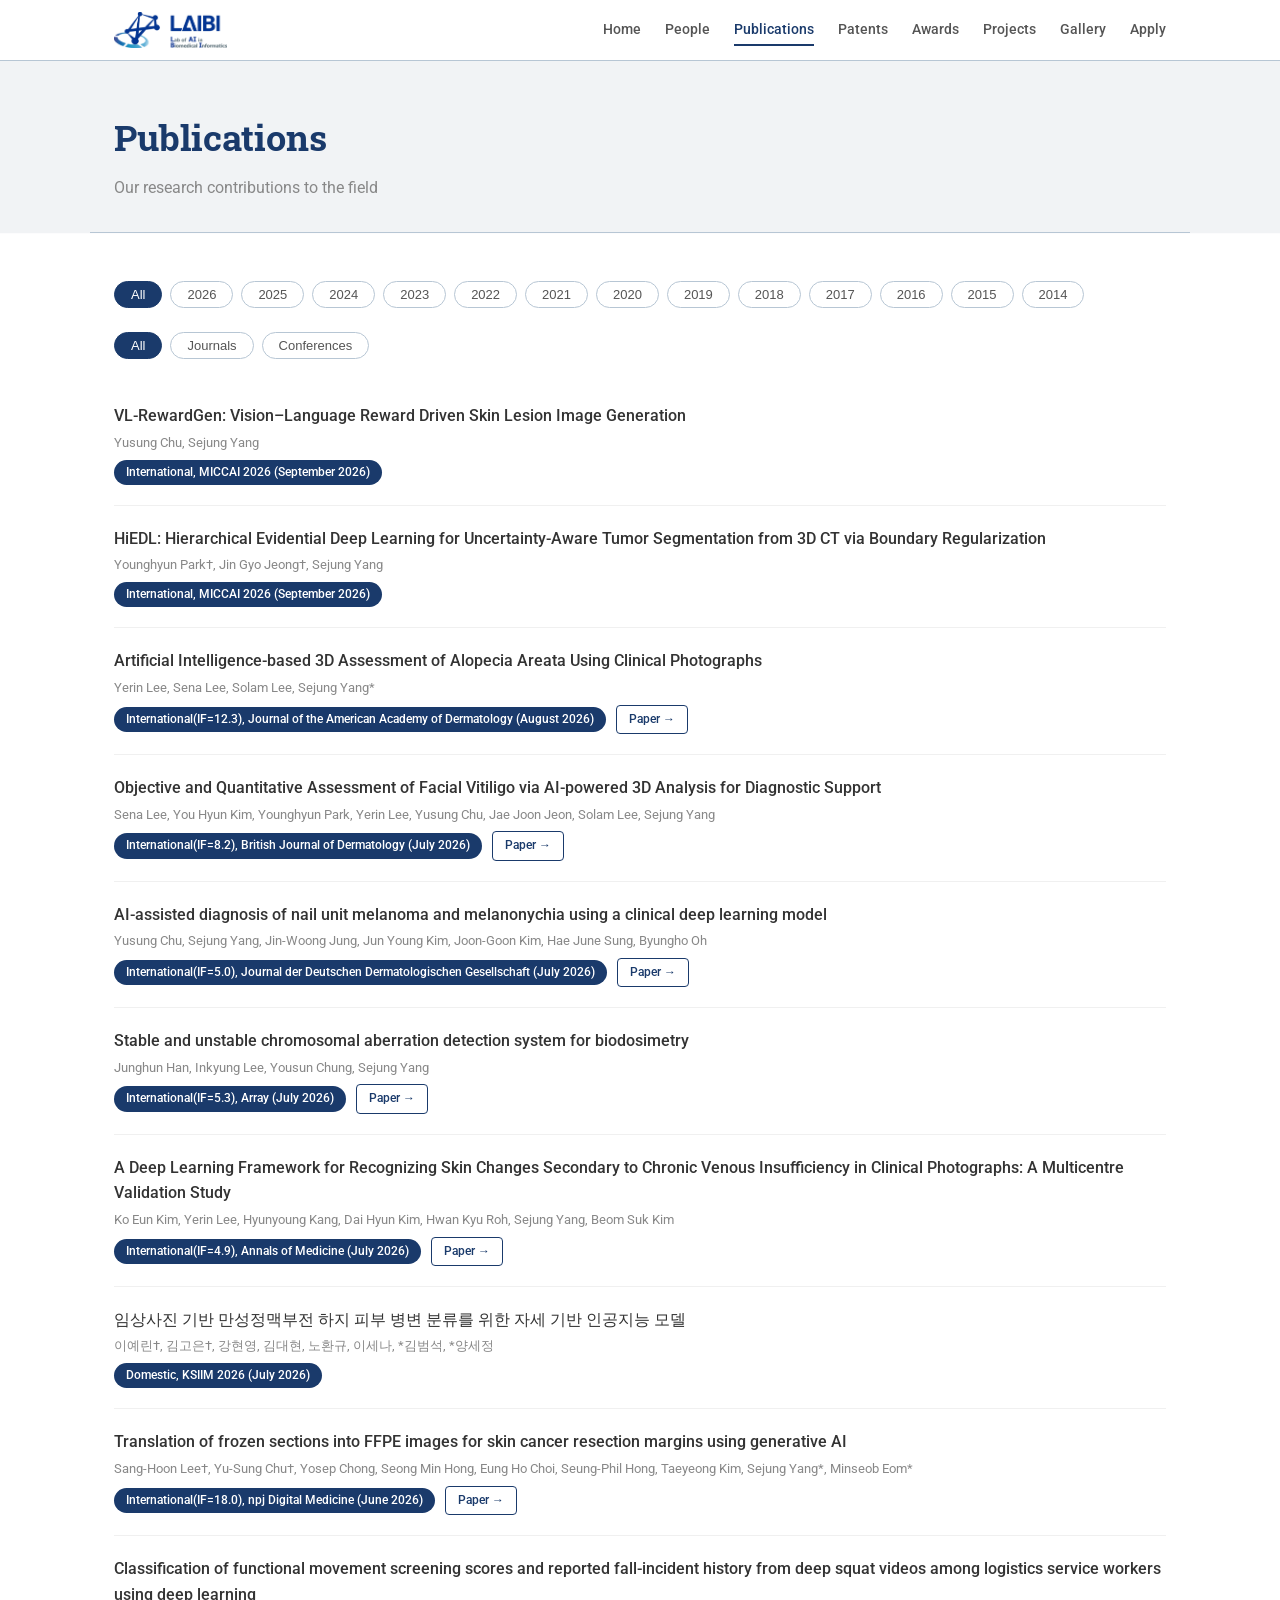
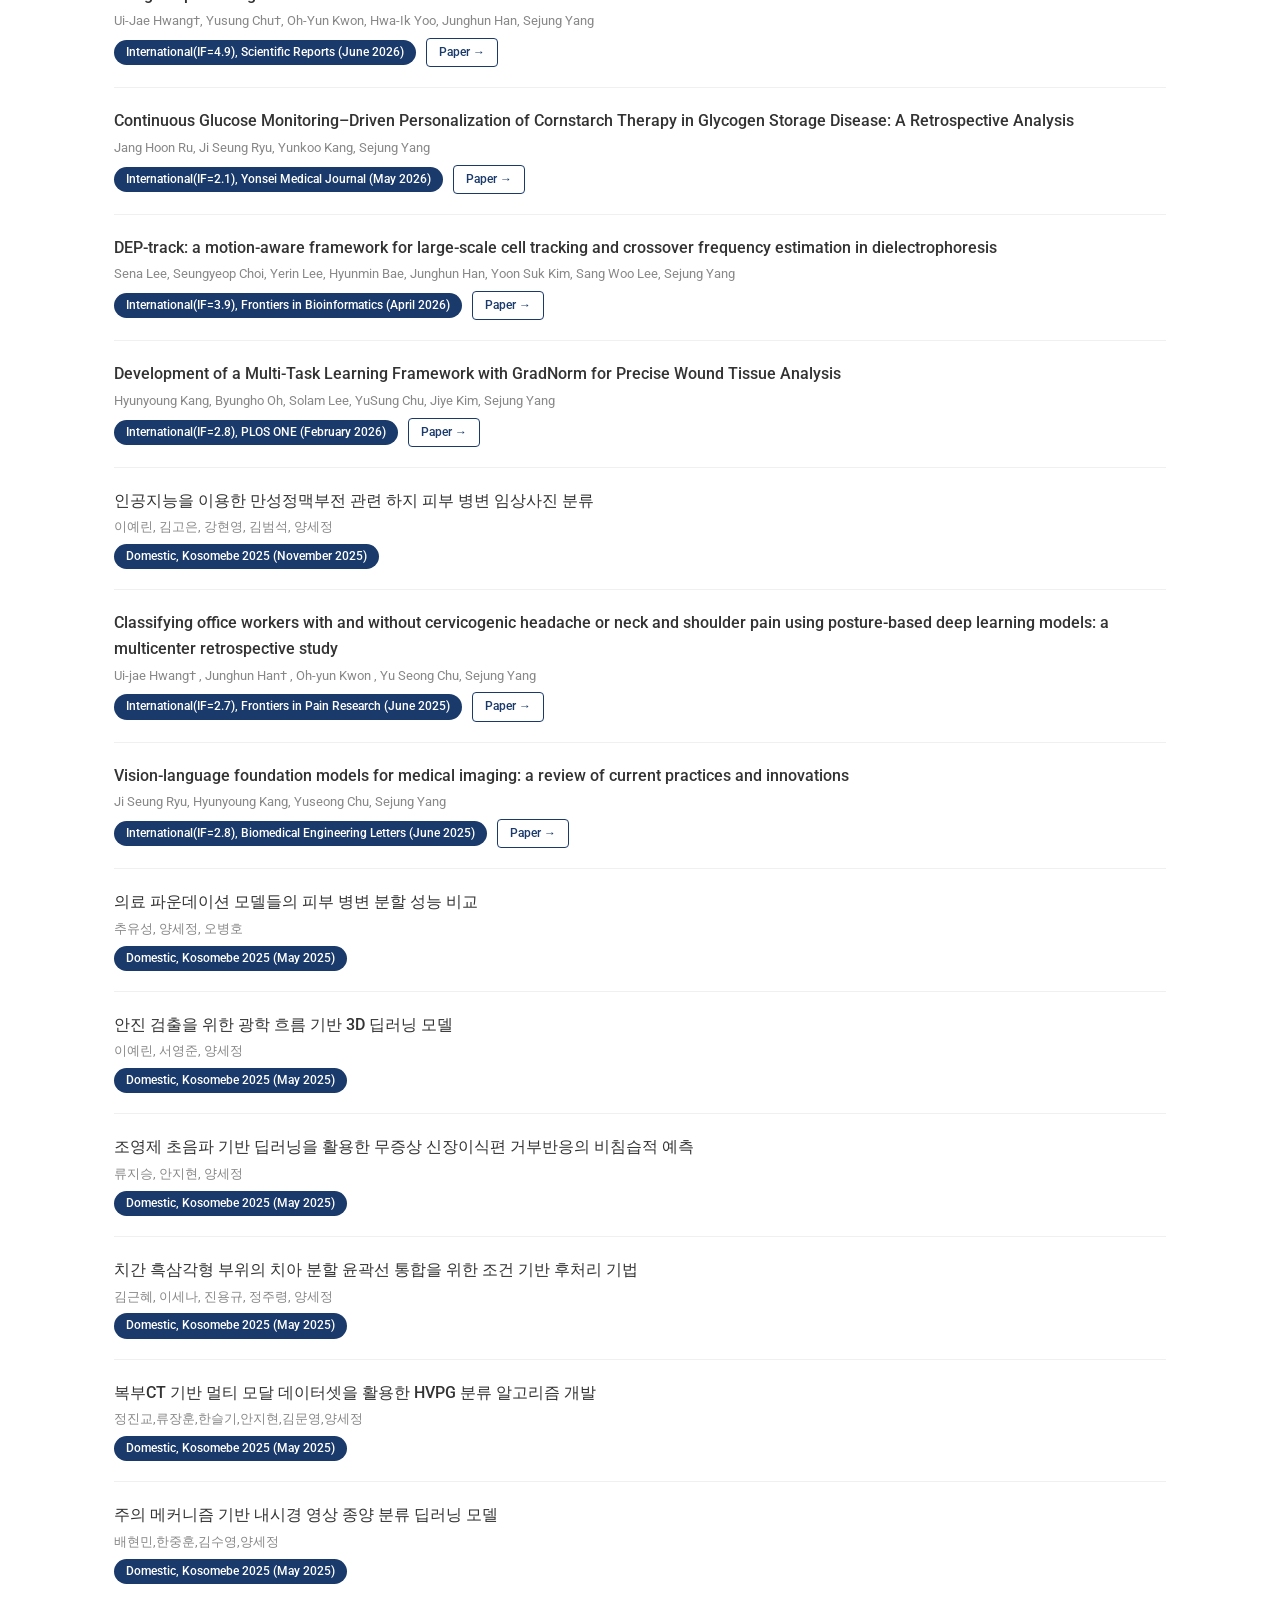
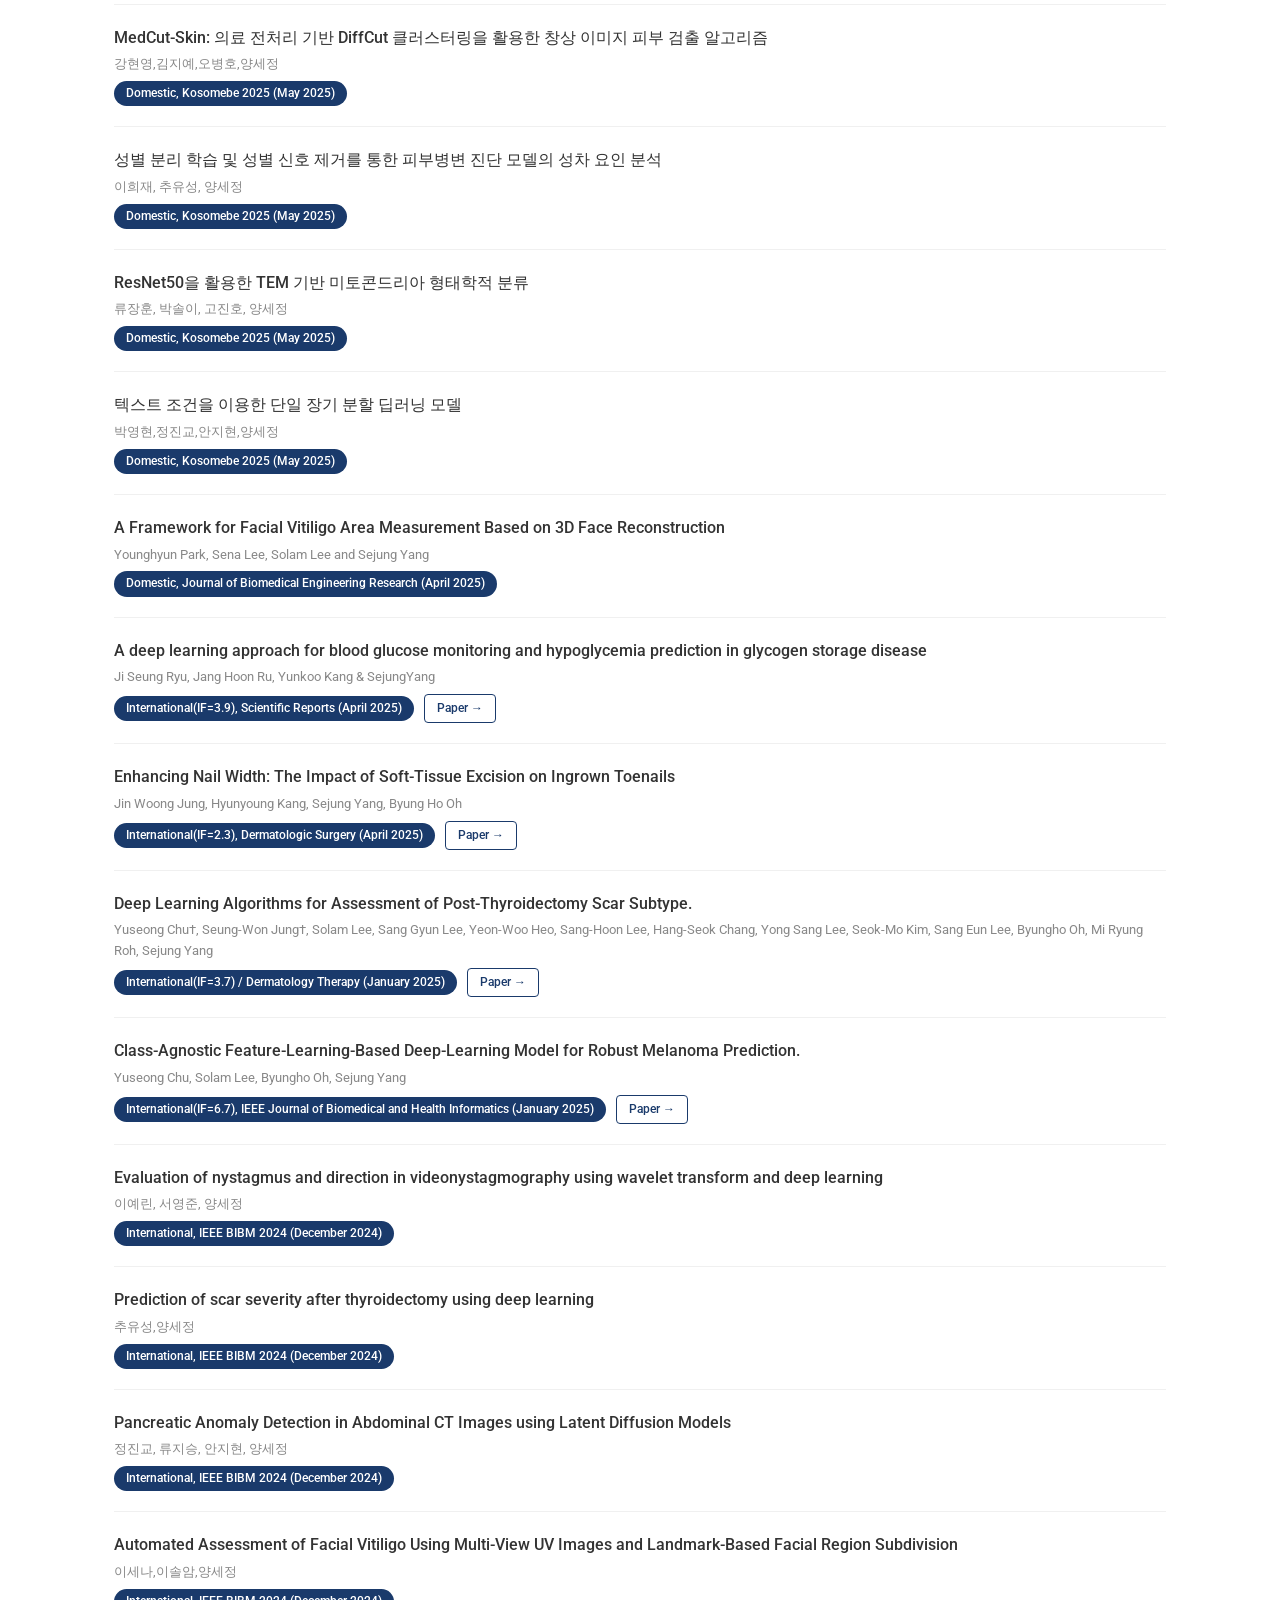
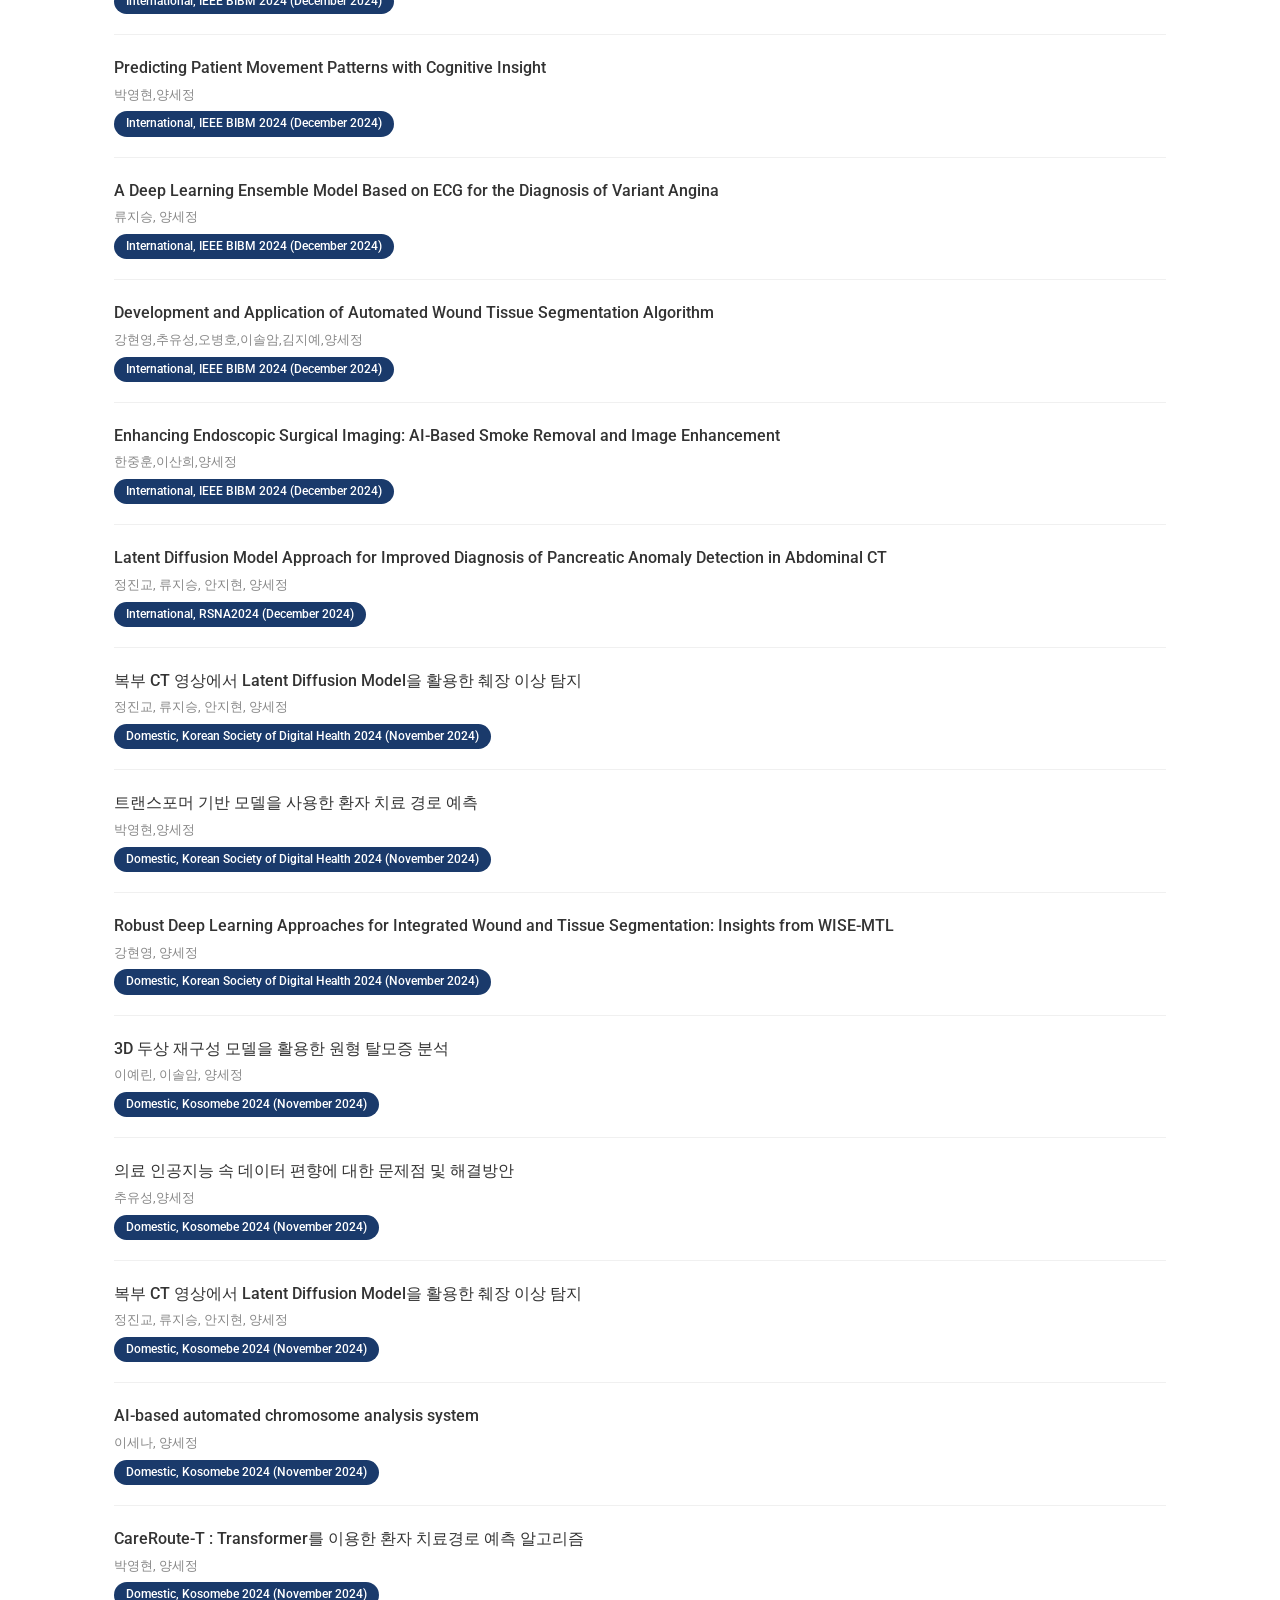
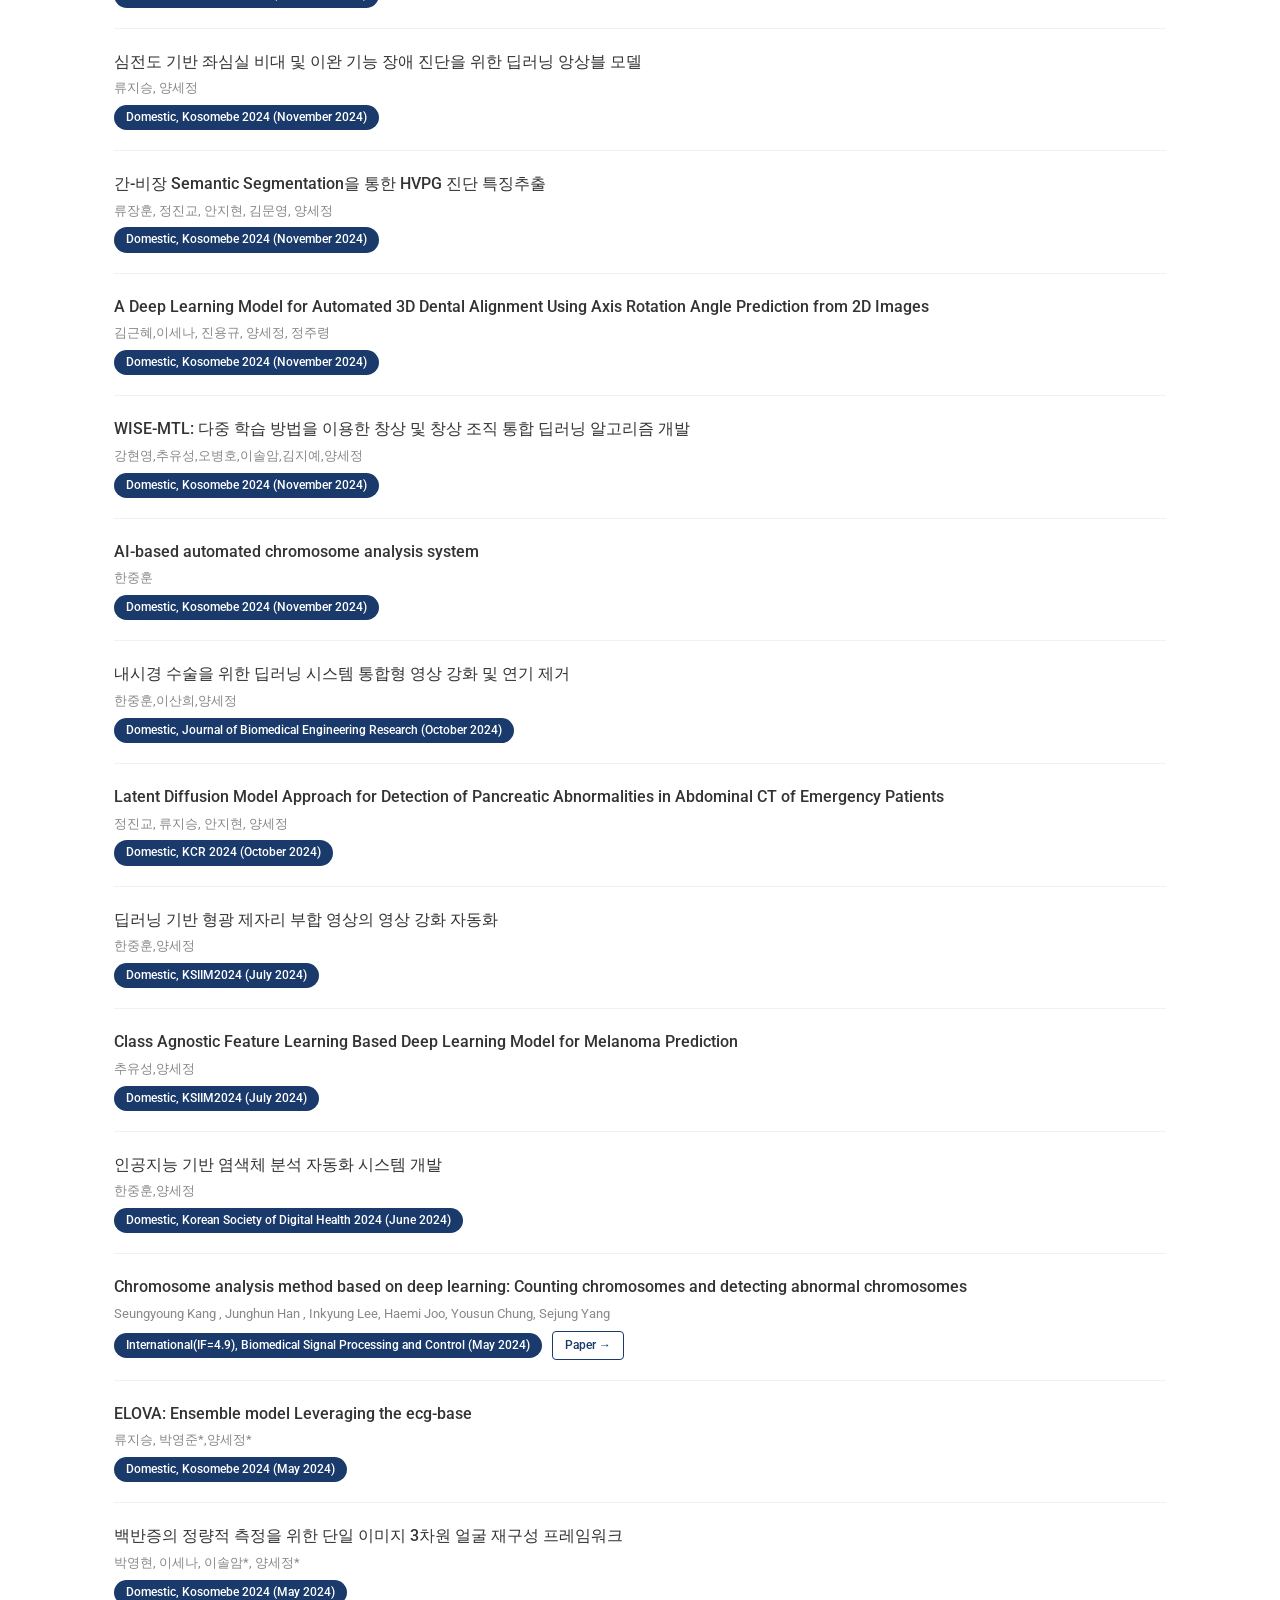
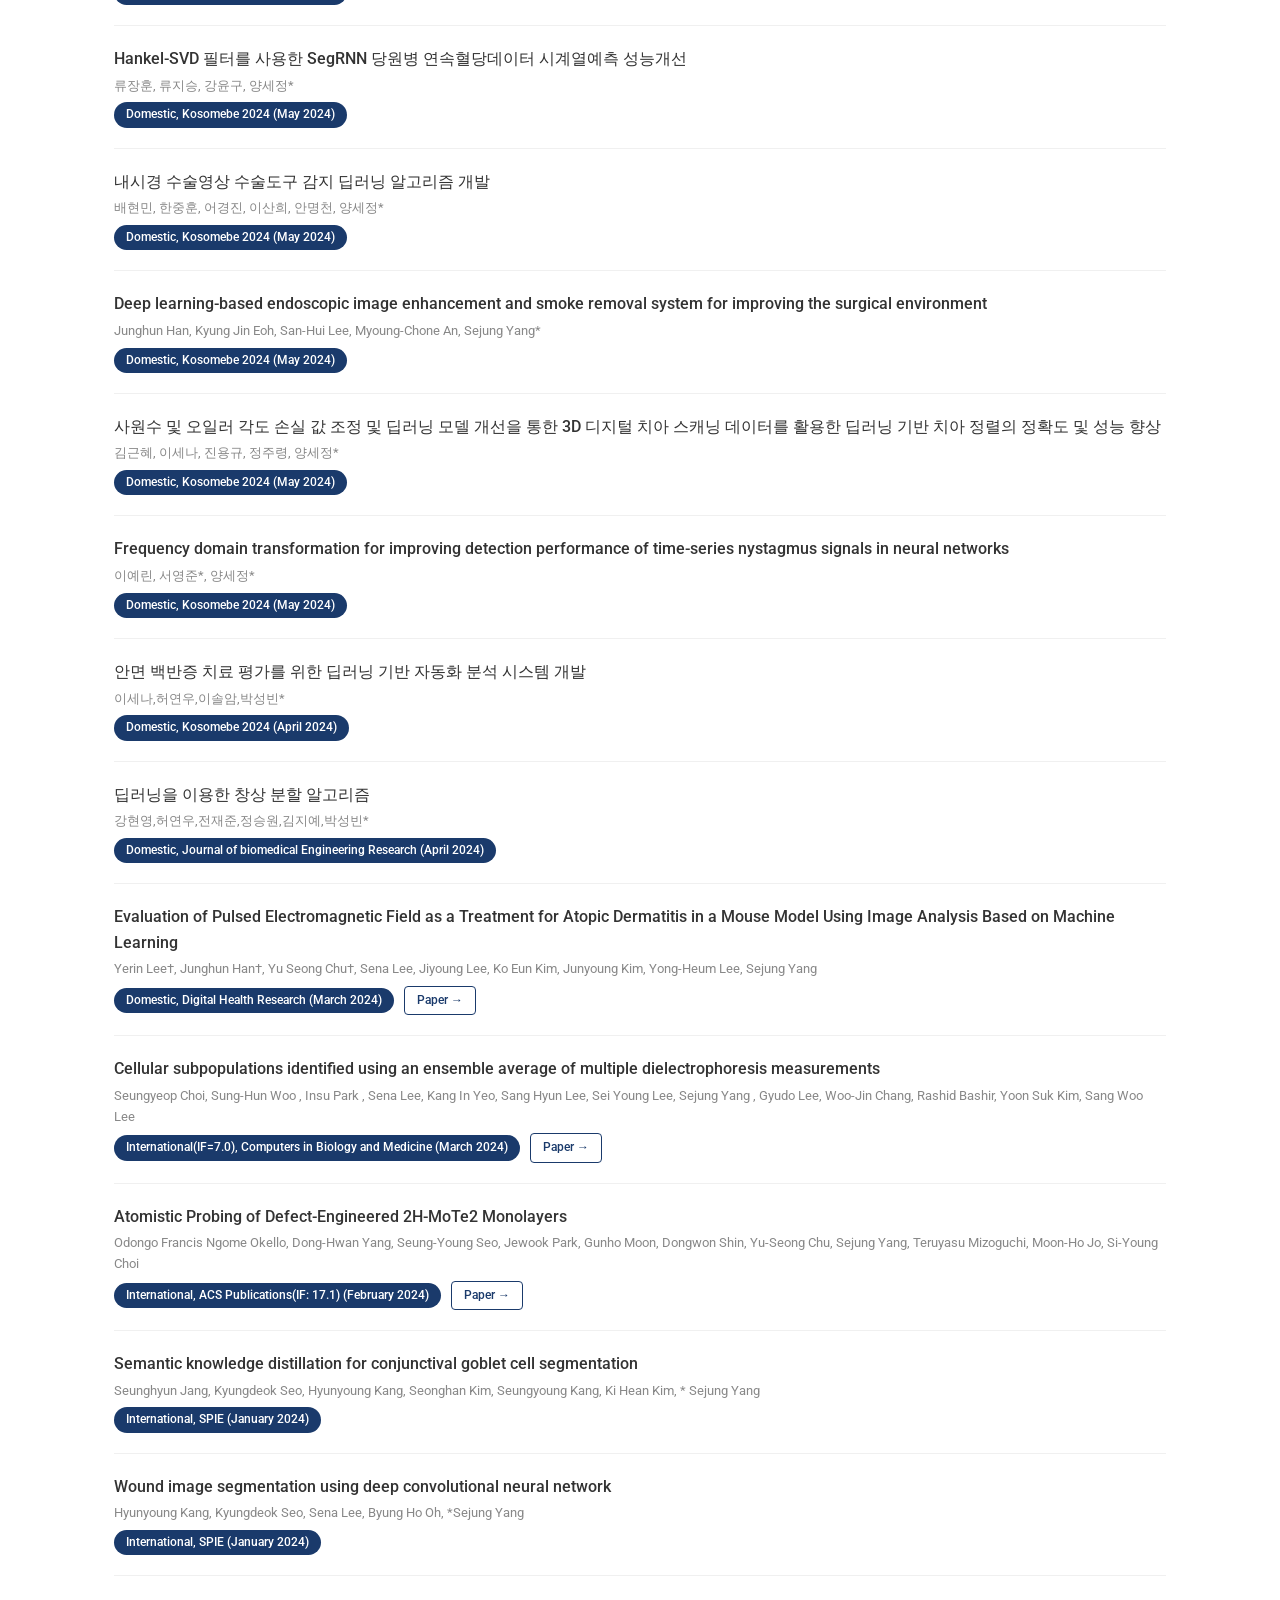
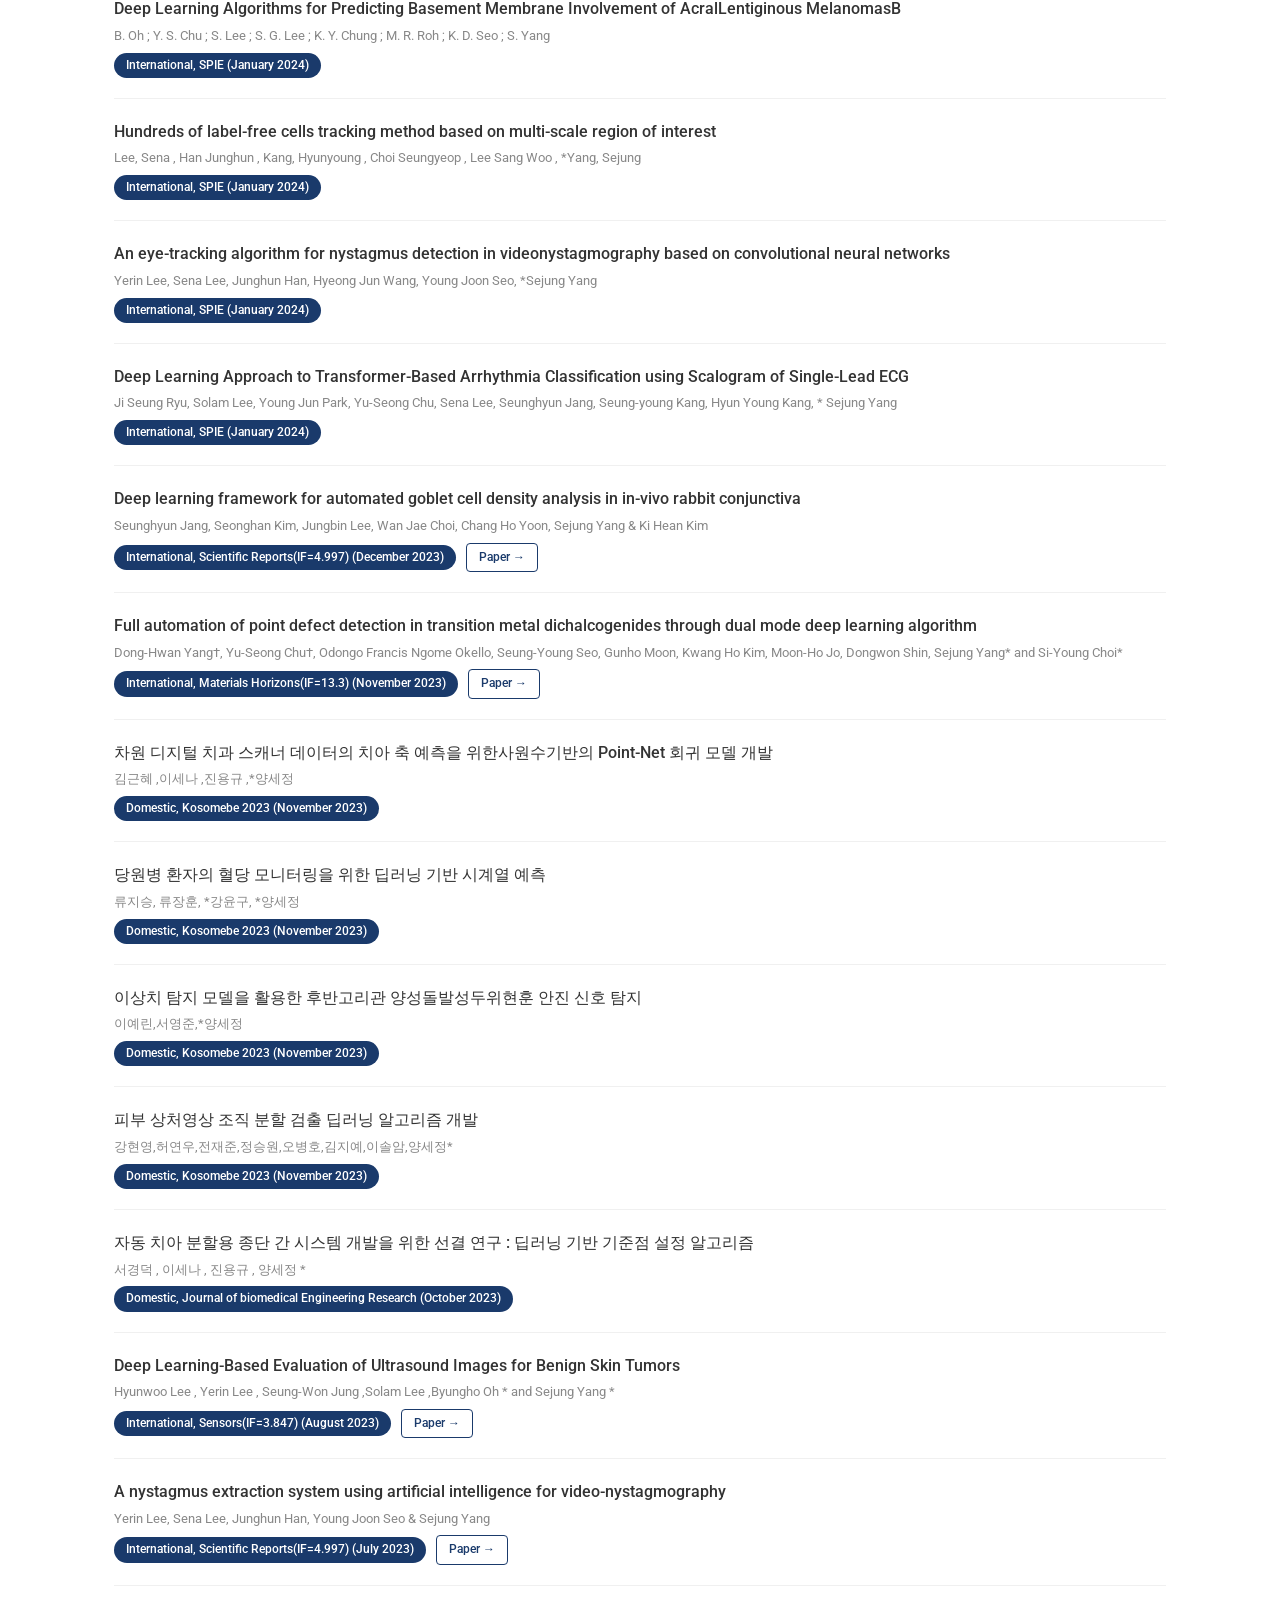
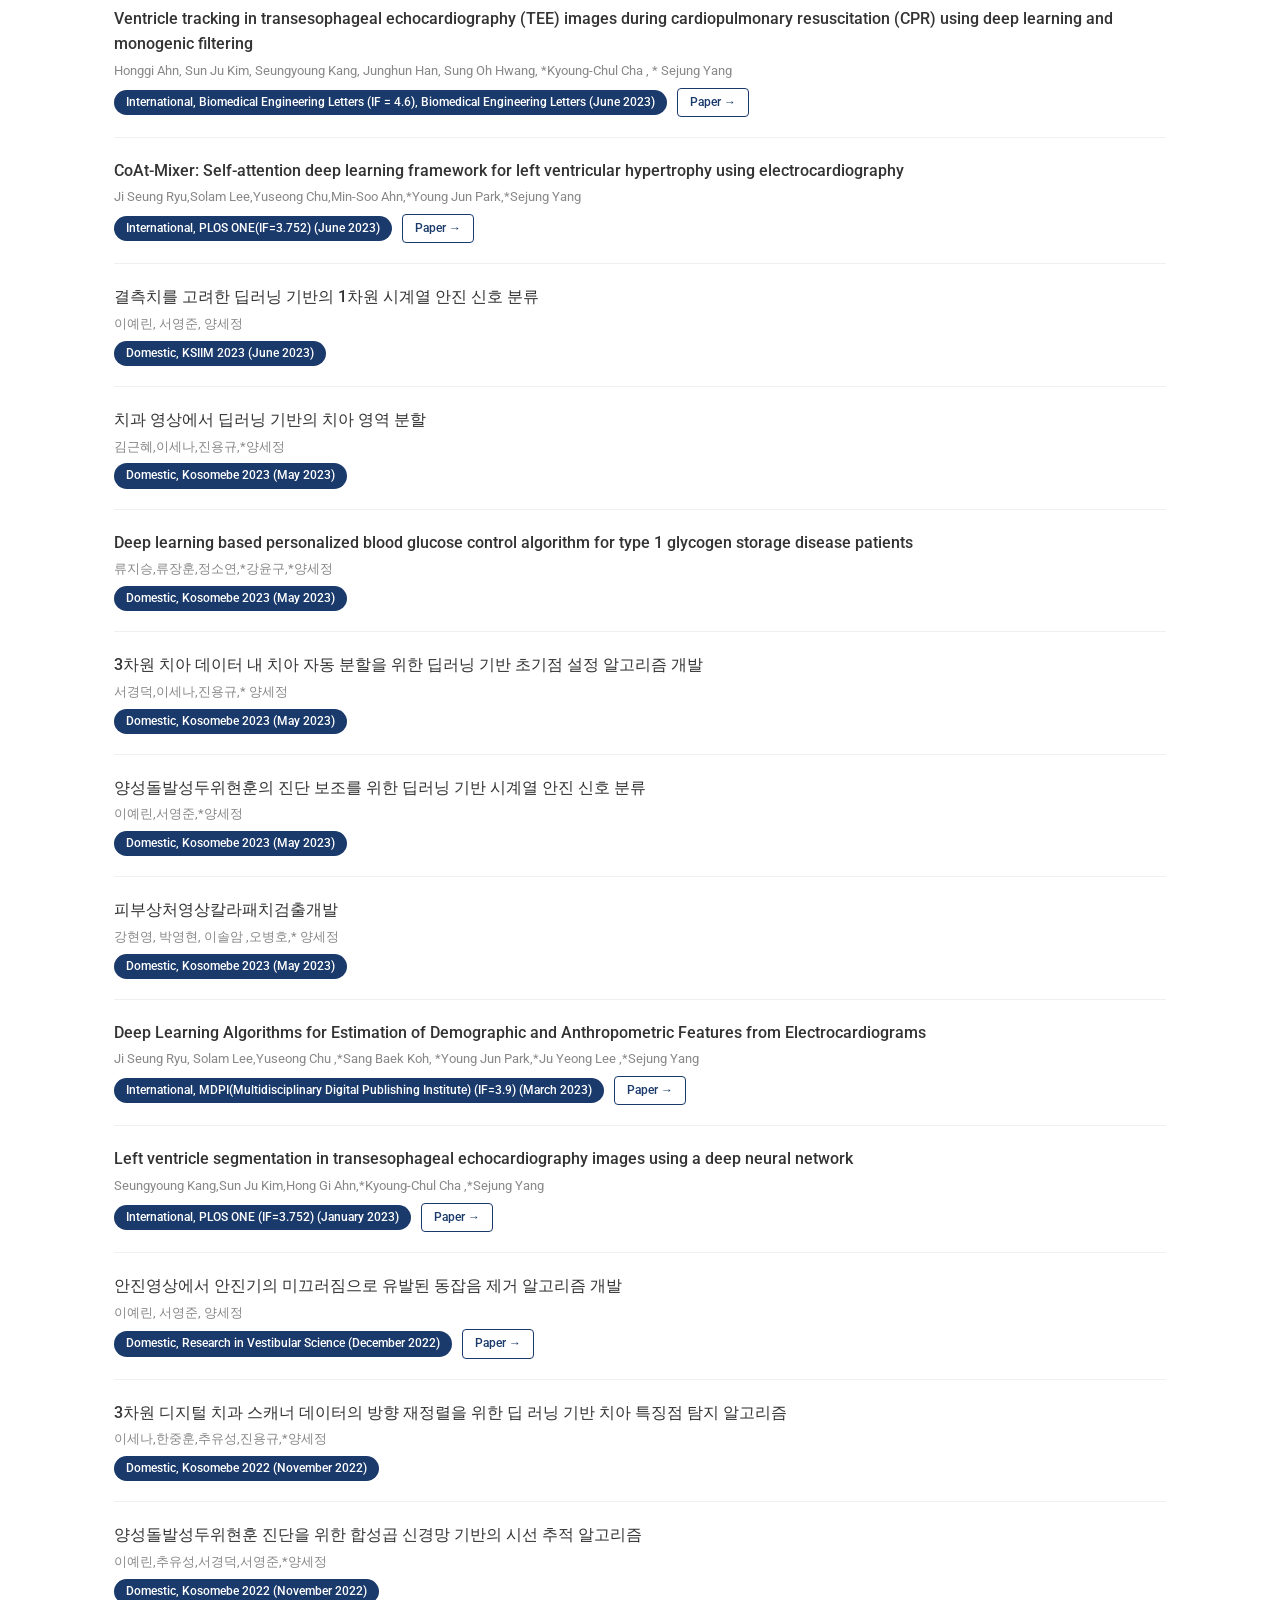
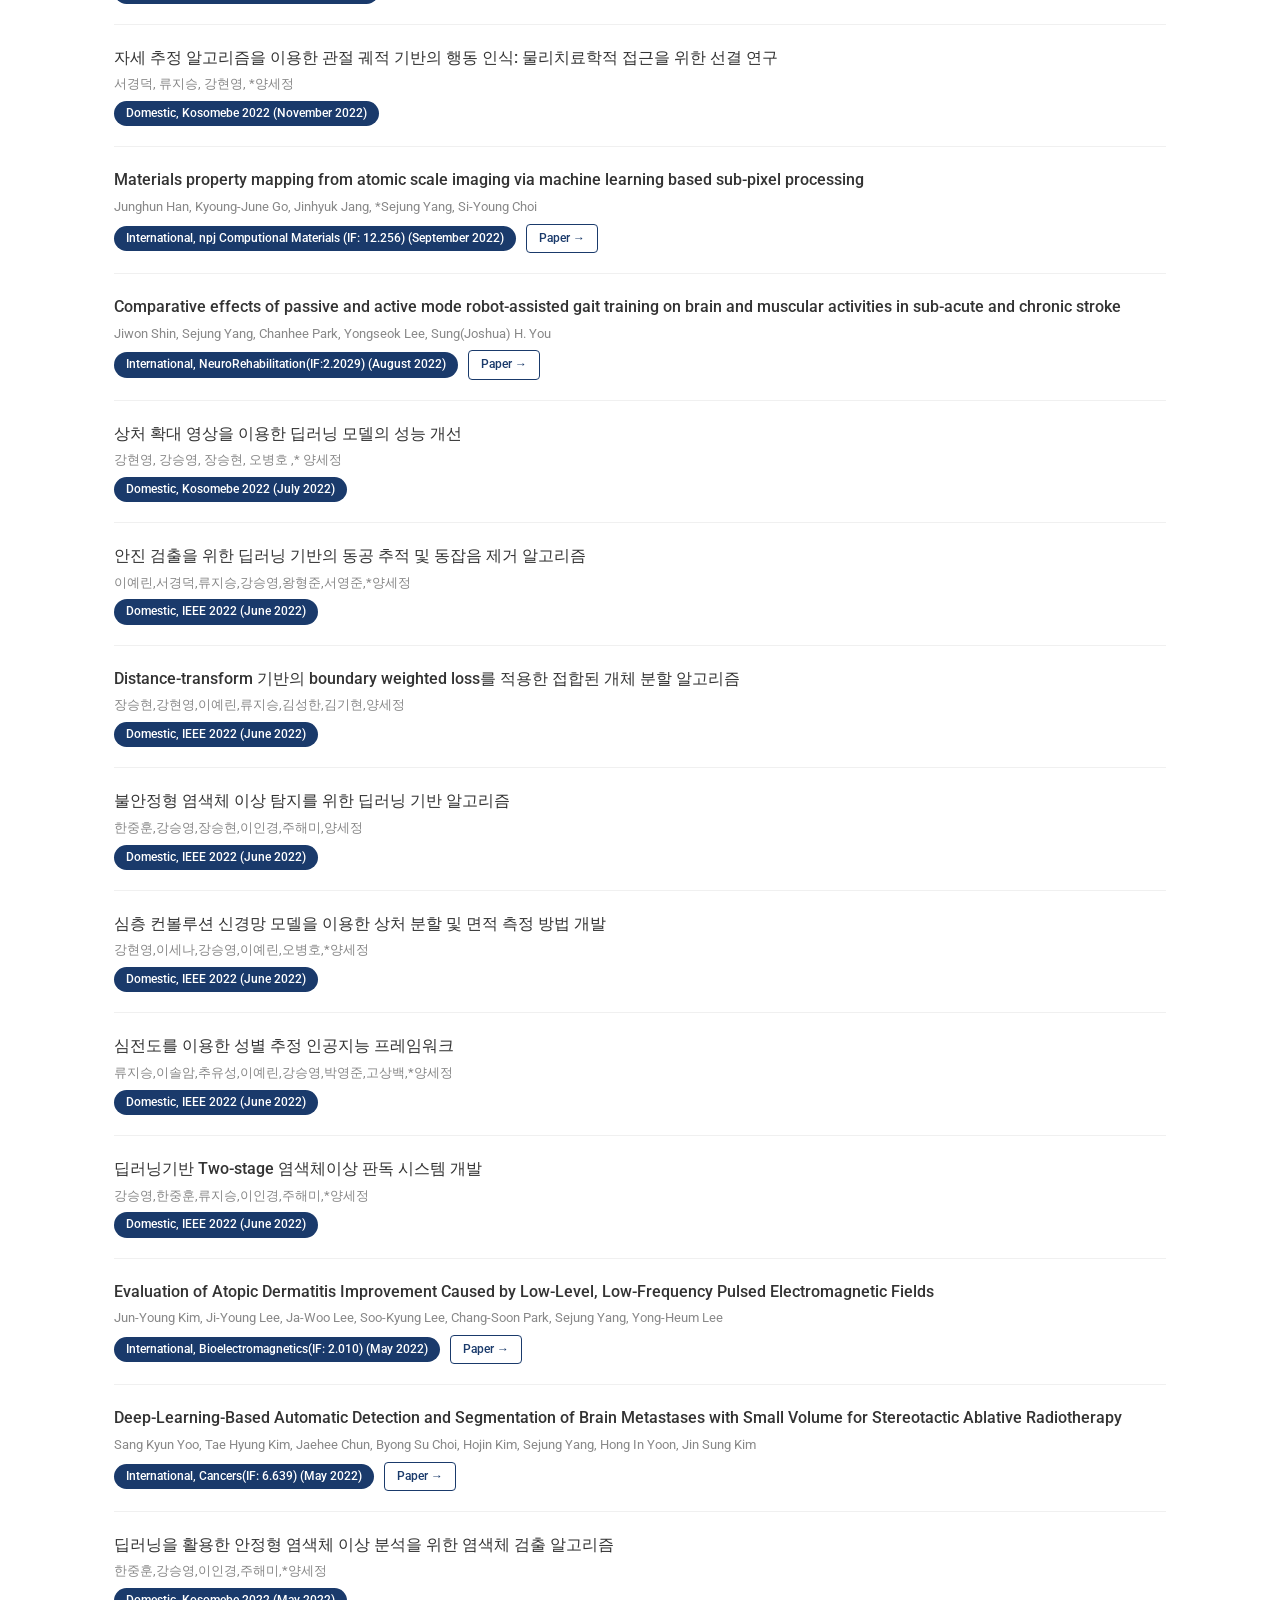
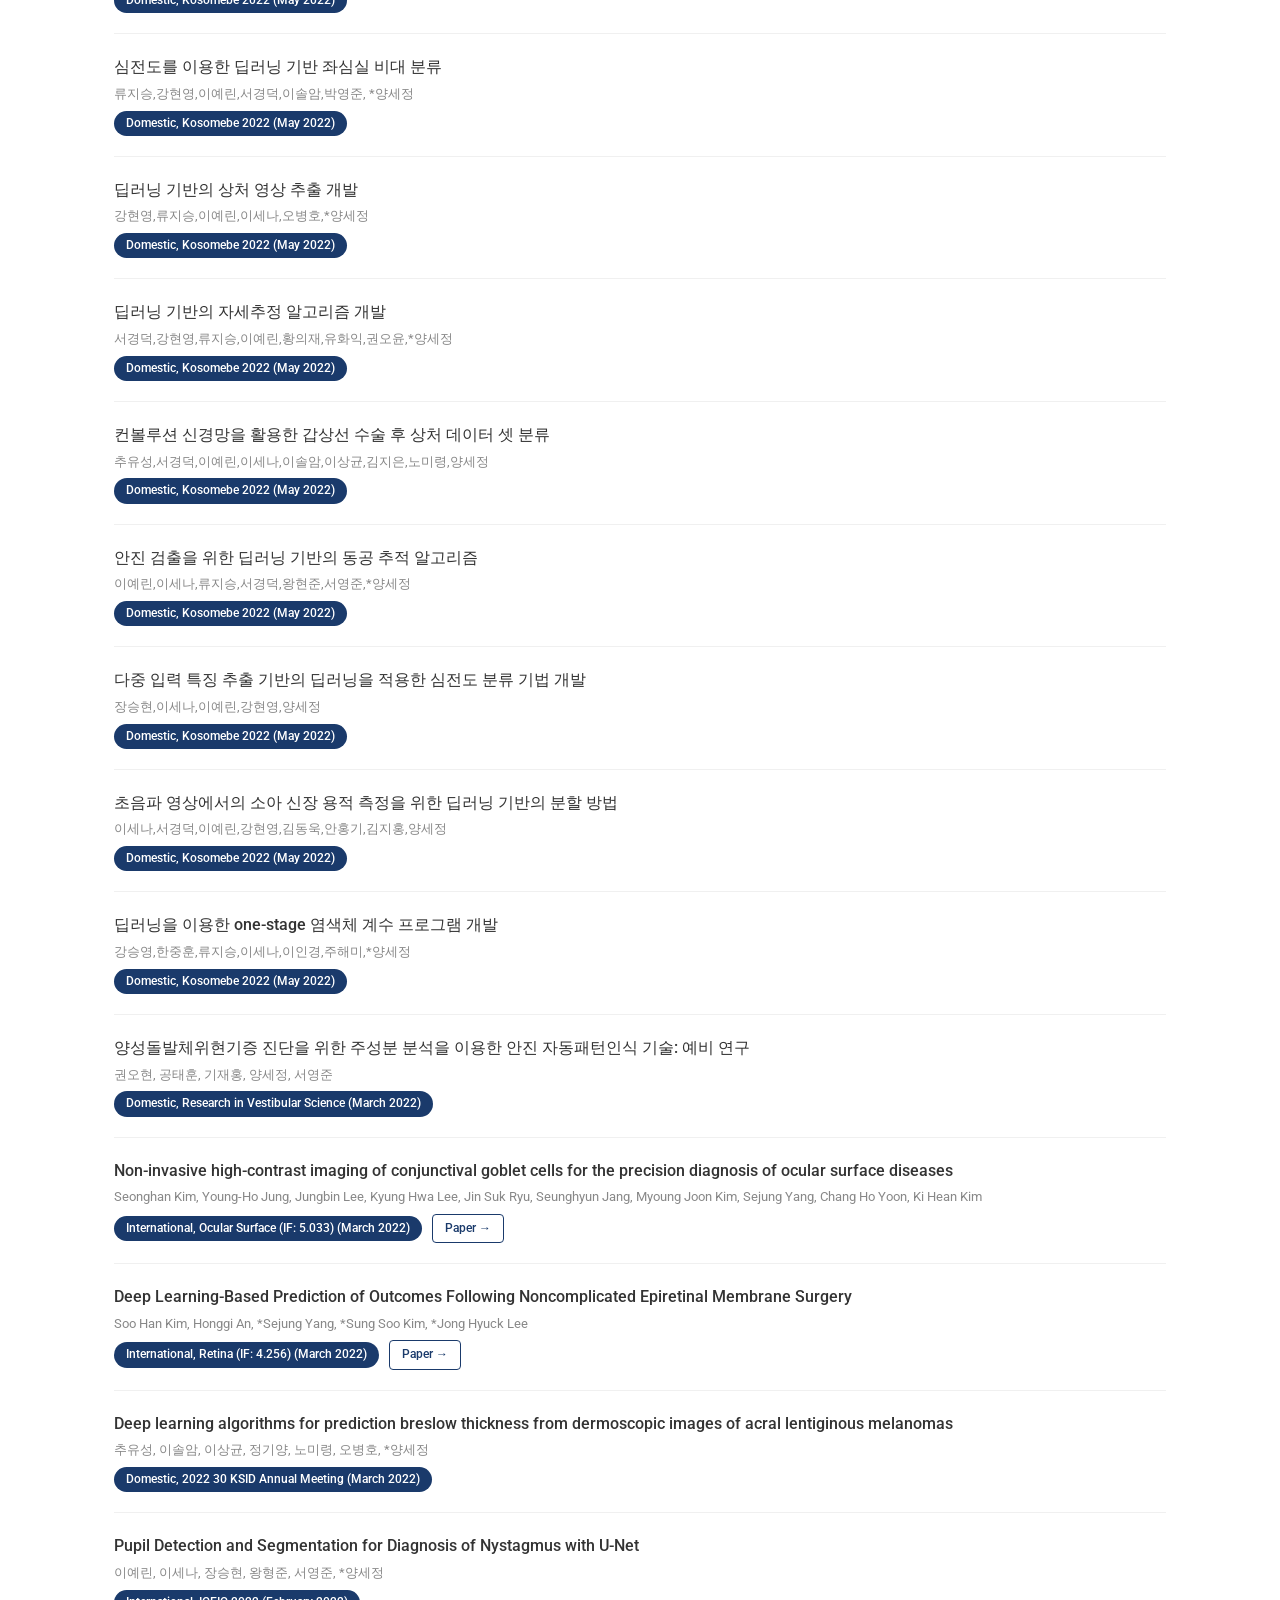
<file: publications.html>
<!DOCTYPE html>
<html lang="en">
<head>
<meta charset="UTF-8" />
<meta name="viewport" content="width=device-width, initial-scale=1.0" />
<title>Publications – LAIBI</title>
<link rel="stylesheet" href="styles.css" />
</head>
<body>
<div id="site-nav"></div>

<div class="page-header">
  <h1>Publications</h1>
  <p>Our research contributions to the field</p>
</div>

<div class="container">
  <section class="section">
    <!-- 연도 필터 -->
    <div class="filter-pills" id="year-filter"></div>
    <!-- 출판 종류(Journals/Conferences) 필터 -->
    <div class="filter-pills" id="type-filter" style="margin-top: 12px; margin-bottom: 24px;"></div>
    
    <div id="pub-list"></div>
  </section>
</div>

<div id="site-footer"></div>

<script src="components.js"></script>
<!-- 방대한 논문 데이터(190개)를 담은 별도의 파일을 불러옵니다 -->
<script src="publications_data.js"></script>
<script>
initPage('Publications');

// 연도 필터 배열 생성 (내림차순 정렬)
const years = ['All', ...new Set(publications.map(p => p.year))].map(String);
years.sort((a, b) => a === 'All' ? -1 : b - a);

// 출판 종류 필터 배열 생성
const types = ['All', 'Journals', 'Conferences'];

// month 값(1~12)을 항상 풀네임으로 표시하기 위한 배열
const MONTH_NAMES = ['January', 'February', 'March', 'April', 'May', 'June',
  'July', 'August', 'September', 'October', 'November', 'December'];

// 현재 선택된 상태 저장
let activeYear = 'All';
let activeType = 'All';

function render() {
  // 연도 버튼 그리기
  document.getElementById('year-filter').innerHTML = years.map(y =>
    `<button class="filter-pill ${y === activeYear ? 'active' : ''}" onclick="filterYear('${y}')">${y}</button>`
  ).join('');

  // 출판 종류 버튼 그리기
  document.getElementById('type-filter').innerHTML = types.map(t =>
    `<button class="filter-pill ${t === activeType ? 'active' : ''}" onclick="filterType('${t}')">${t}</button>`
  ).join('');

  // 교집합 필터링: 연도와 종류가 모두 일치하는 항목만 추출
  const filtered = publications.filter(p =>
    (activeYear === 'All' || String(p.year) === activeYear) &&
    (activeType === 'All' || p.type === activeType)
  );

  // 연도 → 월 기준 내림차순 정렬 (최신 논문이 위로)
  filtered.sort((a, b) => b.year - a.year || (b.month || 0) - (a.month || 0));

  // 결과 리스트 렌더링
  document.getElementById('pub-list').innerHTML = filtered.map(p => `
    <div class="pub-entry">
      <div>
        <div class="pub-title">${p.title}</div>
        <div class="pub-authors">${p.authors}</div>
        <div class="pub-links">
          <span class="badge">${p.venue} (${p.month ? MONTH_NAMES[p.month - 1] + ' ' : ''}${p.year})</span>
          ${p.type === 'Journals' && p.url ? `<a href="${p.url}" target="_blank" style="font-size:12px;font-weight:500;padding:4px 12px;border:1px solid var(--blue);border-radius:4px;color:var(--blue);transition:all 0.2s;text-decoration:none;" onmouseover="this.style.background='var(--blue)';this.style.color='#fff'" onmouseout="this.style.background='transparent';this.style.color='var(--blue)'">Paper →</a>` : ''}
        </div>
      </div>
    </div>
  `).join('');
}

// 클릭 이벤트 함수
function filterYear(y) { activeYear = y; render(); }
function filterType(t) { activeType = t; render(); }

// 초기 렌더링 실행
render();
</script>
</body>
</html>
</file>
<file: styles.css>
/* ── LAIBI Lab Homepage Styles ── */
@import url('https://fonts.googleapis.com/css2?family=Roboto:wght@300;400;500;700&family=Roboto+Slab:wght@400;700&display=swap');

:root {
  --blue: #1a3a6b;
  --blue-light: #2c5aa0;
  --blue-dark: #0f2444;
  --red: #c0392b;
  --gray: #555;
  --gray-light: #888;
  --gray-border: #b7c6d4;
  --bg: #ffffff;
  --bg-alt: #f8f9fa;
  --font: 'Roboto', sans-serif;
  --font-serif: 'Roboto Slab', serif;
  --max-width: 1100px;
}

*, *::before, *::after { box-sizing: border-box; margin: 0; padding: 0; }

body {
  font-family: var(--font);
  color: #333;
  background: var(--bg);
  line-height: 1.6;
  -webkit-font-smoothing: antialiased;
  overflow-x: hidden; /* 💡 핵심 해결책 1: 화면 밖으로 삐져나가는 가로 공간을 강제로 잘라내어 비율 깨짐 방지 */
}

a { color: var(--blue-light); text-decoration: none; transition: color 0.2s; }
a:hover { color: var(--red); }

img { max-width: 100%; height: auto; }

/* ── Navigation ── */
.site-nav {
  position: sticky; top: 0; z-index: 100;
  background: rgba(255,255,255,0.97);
  border-bottom: 1px solid var(--gray-border);
  backdrop-filter: blur(8px);
}
.site-nav .nav-inner {
  max-width: var(--max-width);
  margin: 0 auto;
  display: flex; align-items: center; justify-content: space-between;
  padding: 12px 24px;
}
.nav-brand { display: flex; align-items: center; gap: 10px; text-decoration: none; }
.nav-brand img { height: 36px; }
.nav-brand span { font-family: var(--font-serif); font-size: 20px; font-weight: 700; color: var(--blue); }
.nav-links { display: flex; gap: 24px; list-style: none; }
.nav-links a {
  font-size: 14px; font-weight: 500; color: var(--gray);
  padding: 4px 0; border-bottom: 2px solid transparent; transition: all 0.2s;
}
.nav-links a:hover, .nav-links a.active { color: var(--blue); border-bottom-color: var(--blue); }

/* Mobile nav */
.nav-toggle { display: none; background: none; border: none; font-size: 24px; cursor: pointer; color: var(--blue); }

/* ── Page Header ── */
.page-header {
  box-shadow: 0 0 0 100vmax #f1f3f5;
  clip-path: inset(0 -100vmax);
  background-color: #f1f3f5; 
  border-bottom: 1px solid var(--gray-border);
  max-width: var(--max-width);
  margin: 0 auto;
  padding: 48px 24px 32px;
  text-align: left;
}
.page-header h1 { font-family: var(--font-serif); font-size: 36px; color: var(--blue); margin-bottom: 8px; }
.page-header p { font-size: 16px; color: var(--gray-light); }

/* ── Container ── */
.container { max-width: var(--max-width); margin: 0 auto; padding: 0 24px; width: 100%; box-sizing: border-box; }

/* ── Section ── */
.section { padding: 48px 0; }
.section + .section { border-top: 1px solid var(--gray-border); }
.section-title { font-family: var(--font-serif); font-size: 28px; color: var(--blue); margin-bottom: 24px; }

/* ── Footer ── */
.site-footer { background: var(--blue-dark); color: #fff; padding: 32px 24px; margin-top: 48px; }
.footer-inner { max-width: var(--max-width); margin: 0 auto; display: flex; justify-content: space-between; align-items: center; flex-wrap: wrap; gap: 16px; }
.footer-info { font-size: 14px; line-height: 1.8; }
.footer-info strong { font-size: 16px; }
.footer-info span { opacity: 0.7; }
.footer-links { display: flex; gap: 20px; }
.footer-links a { color: rgba(255,255,255,0.8); font-size: 14px; transition: color 0.2s; }
.footer-links a:hover { color: #fff; }
.footer-copy { text-align: center; padding: 12px 24px; background: #0a1a33; color: rgba(255,255,255,0.4); font-size: 12px; }

/* ── Cards ── */
.card {
  border: 1px solid var(--gray-border);
  border-radius: 8px;
  overflow: hidden;
  transition: box-shadow 0.2s, transform 0.2s;
  background: #fff;
}
.card:hover { box-shadow: 0 4px 20px rgba(0,0,0,0.08); transform: translateY(-2px); }
.card-img { width: 100%; height: 180px; object-fit: cover; background: var(--bg-alt); }
.card-body { padding: 16px; }

/* ── Badge ── */
.badge {
  display: inline-block; padding: 3px 12px; border-radius: 20px;
  font-size: 12px; font-weight: 500; color: #fff; background: var(--blue);
}
.badge--green { background: #27ae60; }
.badge--orange { background: #e67e22; }

/* ── Person Grid ── */
.people-grid { display: grid; grid-template-columns: repeat(auto-fill, minmax(180px, 1fr)); gap: 24px; }
.person-card { text-align: center; }
.person-card img, .person-placeholder {
  width: 140px; height: 140px; border-radius: 50%; object-fit: cover;
  margin: 0 auto 12px; display: block; background: var(--bg-alt); border: 3px solid var(--gray-border);
}
.person-placeholder { display: flex; align-items: center; justify-content: center; color: var(--gray-light); font-size: 13px; }
.person-card h4 { font-size: 15px; color: #333; margin-bottom: 2px; }
.person-card p { font-size: 13px; color: var(--gray-light); }

/* ── Table ── */
.data-table { width: 100%; border-collapse: collapse; font-size: 14px; }
.data-table th { text-align: left; padding: 10px 8px; border-bottom: 2px solid var(--gray-border); color: var(--blue); font-weight: 600; }
.data-table td { padding: 10px 8px; border-bottom: 1px solid #f0f0f0; }
.data-table tr:hover td { background: var(--bg-alt); }

/* ── Publication Entry ── */
.pub-entry { display: flex; gap: 16px; padding: 20px 0; border-bottom: 1px solid #f0f0f0; }
.pub-entry:last-child { border-bottom: none; }
.pub-thumb { width: 100px; height: 70px; border-radius: 4px; object-fit: cover; background: var(--bg-alt); flex-shrink: 0; }
.pub-title { font-size: 16px; font-weight: 500; color: #333; margin-bottom: 4px; }
.pub-authors { font-size: 13px; color: var(--gray-light); margin-bottom: 6px; }
.pub-links { display: flex; gap: 10px; align-items: center; flex-wrap: wrap; }
.pub-links a { font-size: 13px; font-weight: 500; }

/* ── Filter Pills ── */
.filter-pills { display: flex; gap: 8px; margin-bottom: 24px; flex-wrap: wrap; }
.filter-pill {
  padding: 5px 16px; border-radius: 20px; font-size: 13px; font-weight: 500;
  border: 1px solid var(--gray-border); color: var(--gray); background: transparent;
  cursor: pointer; transition: all 0.2s;
}
.filter-pill:hover { border-color: var(--blue); color: var(--blue); }
.filter-pill.active { background: var(--blue); color: #fff; border-color: var(--blue); }

/* ── Gallery Grid ── */
.gallery-grid { display: grid; grid-template-columns: repeat(3, 1fr); gap: 12px; }
.gallery-grid img { width: 100%; height: 200px; object-fit: cover; border-radius: 6px; cursor: pointer; transition: transform 0.2s; }
.gallery-grid img:hover { transform: scale(1.02); }

/* ── Project Grid ── */
.project-grid { display: grid; grid-template-columns: 1fr 1fr; gap: 24px; }

/* ── Hero Section (index.html 메인) ── */
.hero-content {
  display: flex;
  gap: 40px;
  align-items: flex-start;
  text-align: left;
  max-width: 70%;
}
.hero-text { flex: 1; }
.hero-logo {
  flex-shrink: 0;
  text-align: center;
  width: 380px;
}

/* =======================================================
   📱 모바일 반응형 (Responsive Design)
   ======================================================= */
@media (max-width: 768px) {
  /* 네비게이션바 변경 (햄버거 메뉴) */
  .nav-toggle { display: block; }
  .nav-links { 
    display: none; 
    flex-direction: column; 
    position: absolute; 
    top: 100%; 
    left: 0; 
    right: 0; 
    background: #fff; 
    padding: 16px 24px; 
    border-bottom: 1px solid var(--gray-border); 
    gap: 12px; 
    box-shadow: 0 4px 10px rgba(0,0,0,0.1);
  }
  .nav-links.open { display: flex; }

  /* 헤더 및 섹션 폰트/여백 조절 */
  .page-header { padding: 32px 20px 24px; }
  .page-header h1 { font-size: 28px; }
  .section { padding: 32px 0; }
  .section-title { font-size: 24px; }

  /* Hero 섹션: 세로 배치, 글 먼저 → 로고 나중 */
  .hero-content {
    flex-direction: column;
    max-width: 100%;
    gap: 24px;
  }
  .hero-text { order: 1; }
  .hero-logo {
    order: 2;
    width: 100%;
    max-width: 220px;
    margin: 0 auto;
  }

  /* 💡 핵심 해결책 2: 모바일에서는 400px 강제 고정을 풀고, 스마트폰 화면 너비에 맞게 조절 */
  div[style*="width: 400px"], div[style*="width: 280px"] {
    width: 100% !important;
    max-width: 250px;
    margin: 0 auto 20px !important;
  }

  /* 가로 정렬된 요소들을 세로 정렬로 변경 (hero-content 제외) */
  div[style*="display: flex"]:not(.hero-content) { flex-direction: column !important; gap: 20px !important; }
  .pub-entry { flex-direction: column; }

  /* 푸터 변경 */
  .footer-inner { flex-direction: column; text-align: center; }
  .footer-links { justify-content: center; }

  /* 그리드 아이템 1줄로 변경 */
  .people-grid { grid-template-columns: repeat(auto-fill, minmax(140px, 1fr)); }
  .gallery-grid { grid-template-columns: 1fr !important; }
  .project-grid { grid-template-columns: 1fr; }
}
</file>
